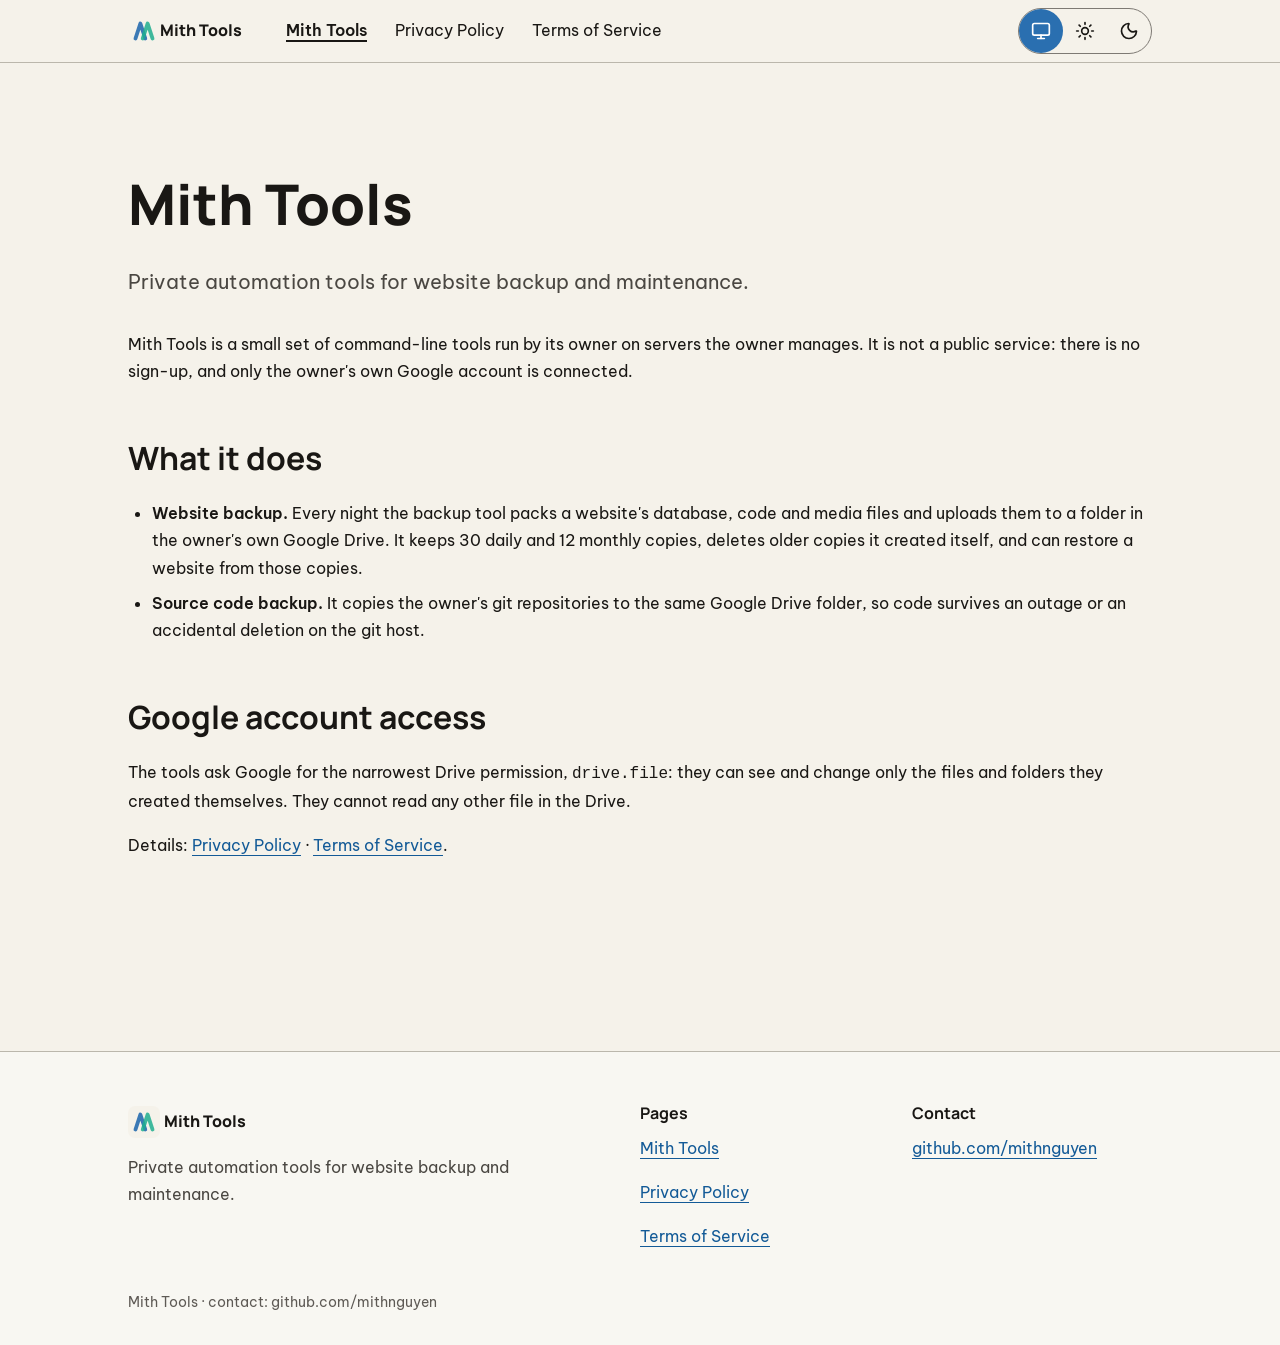
<file: index.html>
<!doctype html>
<html lang="en">
<head><meta charset="utf-8">
<meta name="viewport" content="width=device-width, initial-scale=1, viewport-fit=cover">
<title>Mith Tools</title>
<meta name="description" content="Mith Tools - private automation tools for website backup and maintenance.">
<meta name="color-scheme" content="light dark">
<meta name="mith-tokens" content="0.2.0">
<link rel="icon" type="image/svg+xml" href="assets/favicon.svg">
<link rel="icon" type="image/png" sizes="32x32" href="assets/favicon-32.png">
<link rel="apple-touch-icon" href="assets/apple-touch-icon-180.png">
<script>(()=>{var m="mith-theme",a="(prefers-color-scheme: dark)",c=["system","light","dark"],n=window,o=document.documentElement,e="system",s=(t,l)=>{try{return t()}catch{return l}},h=()=>e!=="system"?e:s(()=>n.matchMedia(a).matches,!1)?"dark":"light",d=()=>s(()=>{e==="system"?o.removeAttribute("data-theme"):o.setAttribute("data-theme",e),o.style.colorScheme=e==="system"?"light dark":e},void 0),r=()=>s(()=>n.dispatchEvent(new CustomEvent(m,{detail:{mode:e,theme:h()}})),!1),i=s(()=>n.localStorage.getItem(m),null);i!==null&&c.includes(i)&&(e=i);d();s(()=>n.matchMedia(a).addEventListener("change",()=>{e==="system"&&r()}),void 0);n.mithTheme={get:()=>e,set:t=>{typeof t!="string"||!c.includes(t)||(e=t,d(),s(()=>n.localStorage.setItem(m,t),void 0),r())}};})();</script>
<link rel="preload" as="font" type="font/woff2" href="fonts/be-vietnam-pro-latin-400-normal.woff2" crossorigin>
<link rel="preload" as="font" type="font/woff2" href="fonts/be-vietnam-pro-latin-600-normal.woff2" crossorigin>
<link rel="preload" as="font" type="font/woff2" href="fonts/manrope-latin-700-normal.woff2" crossorigin>
<link rel="preload" as="font" type="font/woff2" href="fonts/manrope-latin-800-normal.woff2" crossorigin>
<link rel="stylesheet" href="style.css">
<script defer src="site.js"></script></head>
<body>
<a class="wp-skip-link" href="#main">Skip to the content</a>
<svg xmlns="http://www.w3.org/2000/svg" aria-hidden="true" hidden="">
<symbol id="mi-menu" viewBox="0 0 24 24" fill="none" stroke="currentColor" stroke-width="2" stroke-linecap="round" stroke-linejoin="round"><path d="M4 5h16"/><path d="M4 12h16"/><path d="M4 19h16"/></symbol>
<symbol id="mi-monitor" viewBox="0 0 24 24" fill="none" stroke="currentColor" stroke-width="2" stroke-linecap="round" stroke-linejoin="round"><rect width="20" height="14" x="2" y="3" rx="2"/><line x1="8" x2="16" y1="21" y2="21"/><line x1="12" x2="12" y1="17" y2="21"/></symbol>
<symbol id="mi-moon" viewBox="0 0 24 24" fill="none" stroke="currentColor" stroke-width="2" stroke-linecap="round" stroke-linejoin="round"><path d="M20.985 12.486a9 9 0 1 1-9.473-9.472c.405-.022.617.46.402.803a6 6 0 0 0 8.268 8.268c.344-.215.825-.004.803.401"/></symbol>
<symbol id="mi-sun" viewBox="0 0 24 24" fill="none" stroke="currentColor" stroke-width="2" stroke-linecap="round" stroke-linejoin="round"><circle cx="12" cy="12" r="4"/><path d="M12 2v2"/><path d="M12 20v2"/><path d="m4.93 4.93 1.41 1.41"/><path d="m17.66 17.66 1.41 1.41"/><path d="M2 12h2"/><path d="M20 12h2"/><path d="m6.34 17.66-1.41 1.41"/><path d="m19.07 4.93-1.41 1.41"/></symbol>
</svg>
<link rel="preload" as="image" href="assets/mith-logo-light.svg"/><link rel="preload" as="image" href="assets/mith-logo-dark.svg"/><header class="wp-nav"><div class="wp-container wp-nav-bar"><a class="wp-brand" href="index.html"><img class="wp-logo wp-light-only" src="assets/mith-logo-light.svg" alt="" width="32" height="32" loading="eager"/><img class="wp-logo wp-dark-only" src="assets/mith-logo-dark.svg" alt="" width="32" height="32" loading="eager"/><span class="wp-brand-name">Mith Tools</span></a><nav class="wp-nav-main" aria-label="Main"><details class="wp-menu"><summary class="wp-menu-btn"><svg class="wp-icon" aria-hidden="true" focusable="false"><use href="#mi-menu"></use></svg><span class="wp-sr-only">Menu</span></summary><div class="wp-menu-panel"><ul class="wp-menu-list"><li><a class="wp-nav-link" href="index.html" aria-current="page">Mith Tools</a></li><li><a class="wp-nav-link" href="privacy.html">Privacy Policy</a></li><li><a class="wp-nav-link" href="terms.html">Terms of Service</a></li></ul><div class="wp-menu-theme"><div class="wp-theme" role="group" aria-label="Appearance"><button class="wp-theme-btn" type="button" data-mode="system" aria-pressed="false" aria-label="System"><svg class="wp-icon" aria-hidden="true" focusable="false"><use href="#mi-monitor"></use></svg></button><button class="wp-theme-btn" type="button" data-mode="light" aria-pressed="false" aria-label="Light"><svg class="wp-icon" aria-hidden="true" focusable="false"><use href="#mi-sun"></use></svg></button><button class="wp-theme-btn" type="button" data-mode="dark" aria-pressed="false" aria-label="Dark"><svg class="wp-icon" aria-hidden="true" focusable="false"><use href="#mi-moon"></use></svg></button></div></div></div></details><ul class="wp-nav-inline"><li><a class="wp-nav-link" href="index.html" aria-current="page">Mith Tools</a></li><li><a class="wp-nav-link" href="privacy.html">Privacy Policy</a></li><li><a class="wp-nav-link" href="terms.html">Terms of Service</a></li></ul></nav><div class="wp-nav-tools"><div class="wp-tools-theme"><div class="wp-theme" role="group" aria-label="Appearance"><button class="wp-theme-btn" type="button" data-mode="system" aria-pressed="false" aria-label="System"><svg class="wp-icon" aria-hidden="true" focusable="false"><use href="#mi-monitor"></use></svg></button><button class="wp-theme-btn" type="button" data-mode="light" aria-pressed="false" aria-label="Light"><svg class="wp-icon" aria-hidden="true" focusable="false"><use href="#mi-sun"></use></svg></button><button class="wp-theme-btn" type="button" data-mode="dark" aria-pressed="false" aria-label="Dark"><svg class="wp-icon" aria-hidden="true" focusable="false"><use href="#mi-moon"></use></svg></button></div></div></div></div></header><main class="wp-main" id="main" tabindex="-1" data-site-content=""><article class="wp-article"><div class="wp-container wp-article-inner wp-article-no-toc"><div class="wp-article-head"><h1 class="wp-hero-title">Mith Tools</h1><p class="wp-lead">Private automation tools for website backup and maintenance.</p></div><div class="wp-article-body"><div class="wp-article-section"><p>Mith Tools is a small set of command-line tools run by its owner on servers the owner manages. It is not a public service: there is no sign-up, and only the owner&#x27;s own Google account is connected.</p></div><section class="wp-article-section" id="what-it-does" aria-labelledby="what-it-does-title"><h2 class="wp-section-title" id="what-it-does-title">What it does</h2><ul class="wp-list"><li><strong>Website backup.</strong> Every night the backup tool packs a website&#x27;s database, code and media files and uploads them to a folder in the owner&#x27;s own Google Drive. It keeps 30 daily and 12 monthly copies, deletes older copies it created itself, and can restore a website from those copies.</li><li><strong>Source code backup.</strong> It copies the owner&#x27;s git repositories to the same Google Drive folder, so code survives an outage or an accidental deletion on the git host.</li></ul></section><section class="wp-article-section" id="google-account-access" aria-labelledby="google-account-access-title"><h2 class="wp-section-title" id="google-account-access-title">Google account access</h2><p>The tools ask Google for the narrowest Drive permission, <code>drive.file</code>: they can see and change only the files and folders they created themselves. They cannot read any other file in the Drive.</p><p>Details: <a href="privacy.html">Privacy Policy</a> · <a href="terms.html">Terms of Service</a>.</p></section></div></div></article></main><footer class="wp-footer"><div class="wp-container wp-footer-inner"><div class="wp-footer-brand"><a class="wp-brand" href="index.html"><img class="wp-logo wp-light-only" src="assets/mith-logo-light.svg" alt="" width="32" height="32" loading="lazy"/><img class="wp-logo wp-dark-only" src="assets/mith-logo-dark.svg" alt="" width="32" height="32" loading="lazy"/><span class="wp-brand-name">Mith Tools</span></a><p class="wp-footer-tagline">Private automation tools for website backup and maintenance.</p></div><div class="wp-footer-group"><h2 class="wp-footer-title">Pages</h2><ul class="wp-footer-list"><li><a class="wp-footer-link" href="index.html">Mith Tools</a></li><li><a class="wp-footer-link" href="privacy.html">Privacy Policy</a></li><li><a class="wp-footer-link" href="terms.html">Terms of Service</a></li></ul></div><div class="wp-footer-group"><h2 class="wp-footer-title">Contact</h2><ul class="wp-footer-list"><li><a class="wp-footer-link" href="https://github.com/mithnguyen">github.com/mithnguyen</a></li></ul></div><p class="wp-footer-note">Mith Tools · contact: github.com/mithnguyen</p></div></footer>
</body>
</html>
</file>
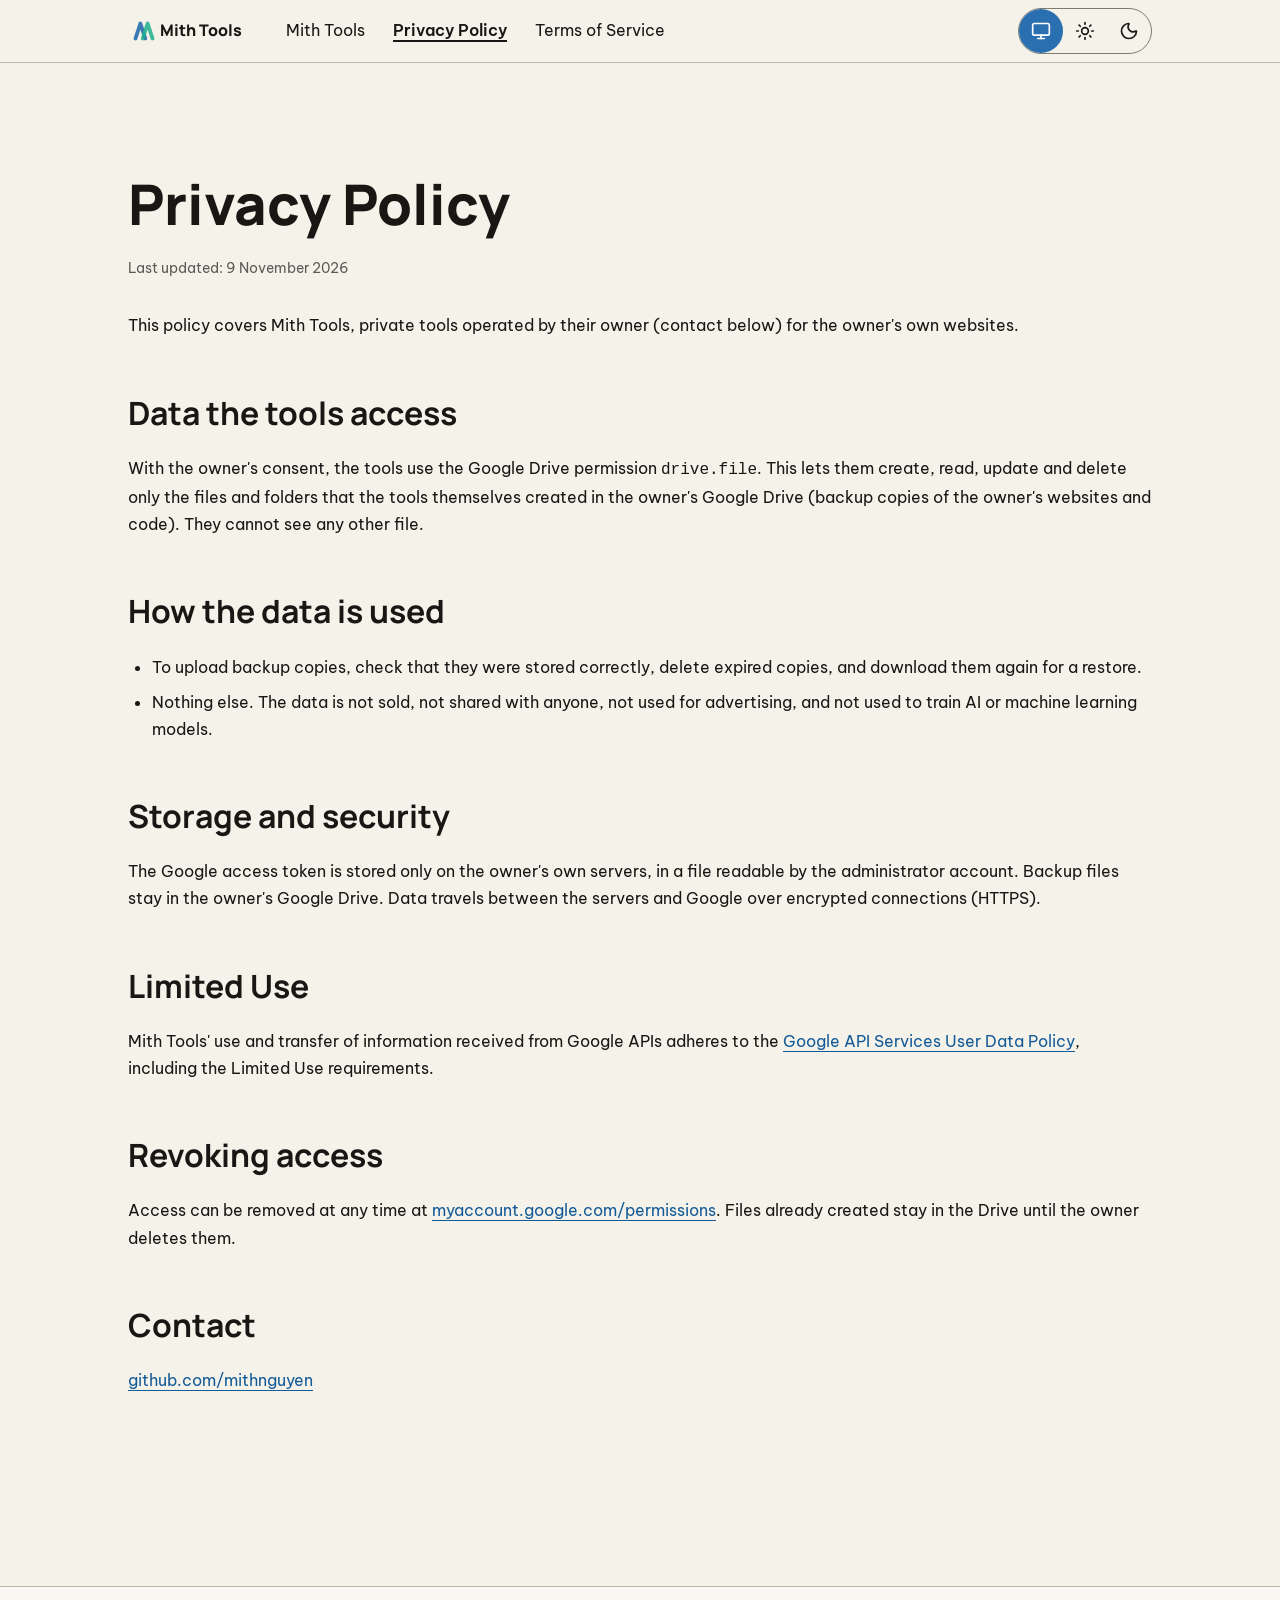
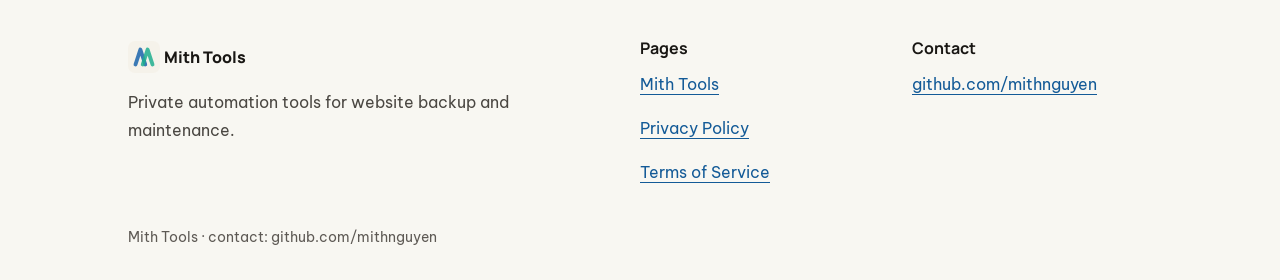
<file: privacy.html>
<!doctype html>
<html lang="en">
<head><meta charset="utf-8">
<meta name="viewport" content="width=device-width, initial-scale=1, viewport-fit=cover">
<title>Privacy Policy - Mith Tools</title>
<meta name="description" content="How Mith Tools handles Google user data.">
<meta name="color-scheme" content="light dark">
<meta name="mith-tokens" content="0.2.0">
<link rel="icon" type="image/svg+xml" href="assets/favicon.svg">
<link rel="icon" type="image/png" sizes="32x32" href="assets/favicon-32.png">
<link rel="apple-touch-icon" href="assets/apple-touch-icon-180.png">
<script>(()=>{var m="mith-theme",a="(prefers-color-scheme: dark)",c=["system","light","dark"],n=window,o=document.documentElement,e="system",s=(t,l)=>{try{return t()}catch{return l}},h=()=>e!=="system"?e:s(()=>n.matchMedia(a).matches,!1)?"dark":"light",d=()=>s(()=>{e==="system"?o.removeAttribute("data-theme"):o.setAttribute("data-theme",e),o.style.colorScheme=e==="system"?"light dark":e},void 0),r=()=>s(()=>n.dispatchEvent(new CustomEvent(m,{detail:{mode:e,theme:h()}})),!1),i=s(()=>n.localStorage.getItem(m),null);i!==null&&c.includes(i)&&(e=i);d();s(()=>n.matchMedia(a).addEventListener("change",()=>{e==="system"&&r()}),void 0);n.mithTheme={get:()=>e,set:t=>{typeof t!="string"||!c.includes(t)||(e=t,d(),s(()=>n.localStorage.setItem(m,t),void 0),r())}};})();</script>
<link rel="preload" as="font" type="font/woff2" href="fonts/be-vietnam-pro-latin-400-normal.woff2" crossorigin>
<link rel="preload" as="font" type="font/woff2" href="fonts/be-vietnam-pro-latin-600-normal.woff2" crossorigin>
<link rel="preload" as="font" type="font/woff2" href="fonts/manrope-latin-700-normal.woff2" crossorigin>
<link rel="preload" as="font" type="font/woff2" href="fonts/manrope-latin-800-normal.woff2" crossorigin>
<link rel="stylesheet" href="style.css">
<script defer src="site.js"></script></head>
<body>
<a class="wp-skip-link" href="#main">Skip to the content</a>
<svg xmlns="http://www.w3.org/2000/svg" aria-hidden="true" hidden="">
<symbol id="mi-menu" viewBox="0 0 24 24" fill="none" stroke="currentColor" stroke-width="2" stroke-linecap="round" stroke-linejoin="round"><path d="M4 5h16"/><path d="M4 12h16"/><path d="M4 19h16"/></symbol>
<symbol id="mi-monitor" viewBox="0 0 24 24" fill="none" stroke="currentColor" stroke-width="2" stroke-linecap="round" stroke-linejoin="round"><rect width="20" height="14" x="2" y="3" rx="2"/><line x1="8" x2="16" y1="21" y2="21"/><line x1="12" x2="12" y1="17" y2="21"/></symbol>
<symbol id="mi-moon" viewBox="0 0 24 24" fill="none" stroke="currentColor" stroke-width="2" stroke-linecap="round" stroke-linejoin="round"><path d="M20.985 12.486a9 9 0 1 1-9.473-9.472c.405-.022.617.46.402.803a6 6 0 0 0 8.268 8.268c.344-.215.825-.004.803.401"/></symbol>
<symbol id="mi-sun" viewBox="0 0 24 24" fill="none" stroke="currentColor" stroke-width="2" stroke-linecap="round" stroke-linejoin="round"><circle cx="12" cy="12" r="4"/><path d="M12 2v2"/><path d="M12 20v2"/><path d="m4.93 4.93 1.41 1.41"/><path d="m17.66 17.66 1.41 1.41"/><path d="M2 12h2"/><path d="M20 12h2"/><path d="m6.34 17.66-1.41 1.41"/><path d="m19.07 4.93-1.41 1.41"/></symbol>
</svg>
<link rel="preload" as="image" href="assets/mith-logo-light.svg"/><link rel="preload" as="image" href="assets/mith-logo-dark.svg"/><header class="wp-nav"><div class="wp-container wp-nav-bar"><a class="wp-brand" href="index.html"><img class="wp-logo wp-light-only" src="assets/mith-logo-light.svg" alt="" width="32" height="32" loading="eager"/><img class="wp-logo wp-dark-only" src="assets/mith-logo-dark.svg" alt="" width="32" height="32" loading="eager"/><span class="wp-brand-name">Mith Tools</span></a><nav class="wp-nav-main" aria-label="Main"><details class="wp-menu"><summary class="wp-menu-btn"><svg class="wp-icon" aria-hidden="true" focusable="false"><use href="#mi-menu"></use></svg><span class="wp-sr-only">Menu</span></summary><div class="wp-menu-panel"><ul class="wp-menu-list"><li><a class="wp-nav-link" href="index.html">Mith Tools</a></li><li><a class="wp-nav-link" href="privacy.html" aria-current="page">Privacy Policy</a></li><li><a class="wp-nav-link" href="terms.html">Terms of Service</a></li></ul><div class="wp-menu-theme"><div class="wp-theme" role="group" aria-label="Appearance"><button class="wp-theme-btn" type="button" data-mode="system" aria-pressed="false" aria-label="System"><svg class="wp-icon" aria-hidden="true" focusable="false"><use href="#mi-monitor"></use></svg></button><button class="wp-theme-btn" type="button" data-mode="light" aria-pressed="false" aria-label="Light"><svg class="wp-icon" aria-hidden="true" focusable="false"><use href="#mi-sun"></use></svg></button><button class="wp-theme-btn" type="button" data-mode="dark" aria-pressed="false" aria-label="Dark"><svg class="wp-icon" aria-hidden="true" focusable="false"><use href="#mi-moon"></use></svg></button></div></div></div></details><ul class="wp-nav-inline"><li><a class="wp-nav-link" href="index.html">Mith Tools</a></li><li><a class="wp-nav-link" href="privacy.html" aria-current="page">Privacy Policy</a></li><li><a class="wp-nav-link" href="terms.html">Terms of Service</a></li></ul></nav><div class="wp-nav-tools"><div class="wp-tools-theme"><div class="wp-theme" role="group" aria-label="Appearance"><button class="wp-theme-btn" type="button" data-mode="system" aria-pressed="false" aria-label="System"><svg class="wp-icon" aria-hidden="true" focusable="false"><use href="#mi-monitor"></use></svg></button><button class="wp-theme-btn" type="button" data-mode="light" aria-pressed="false" aria-label="Light"><svg class="wp-icon" aria-hidden="true" focusable="false"><use href="#mi-sun"></use></svg></button><button class="wp-theme-btn" type="button" data-mode="dark" aria-pressed="false" aria-label="Dark"><svg class="wp-icon" aria-hidden="true" focusable="false"><use href="#mi-moon"></use></svg></button></div></div></div></div></header><main class="wp-main" id="main" tabindex="-1" data-site-content=""><article class="wp-article"><div class="wp-container wp-article-inner wp-article-no-toc"><div class="wp-article-head"><h1 class="wp-hero-title">Privacy Policy</h1><p class="wp-meta">Last updated: 9 November 2026</p></div><div class="wp-article-body"><div class="wp-article-section"><p>This policy covers Mith Tools, private tools operated by their owner (contact below) for the owner&#x27;s own websites.</p></div><section class="wp-article-section" id="data-the-tools-access" aria-labelledby="data-the-tools-access-title"><h2 class="wp-section-title" id="data-the-tools-access-title">Data the tools access</h2><p>With the owner&#x27;s consent, the tools use the Google Drive permission <code>drive.file</code>. This lets them create, read, update and delete only the files and folders that the tools themselves created in the owner&#x27;s Google Drive (backup copies of the owner&#x27;s websites and code). They cannot see any other file.</p></section><section class="wp-article-section" id="how-the-data-is-used" aria-labelledby="how-the-data-is-used-title"><h2 class="wp-section-title" id="how-the-data-is-used-title">How the data is used</h2><ul class="wp-list"><li>To upload backup copies, check that they were stored correctly, delete expired copies, and download them again for a restore.</li><li>Nothing else. The data is not sold, not shared with anyone, not used for advertising, and not used to train AI or machine learning models.</li></ul></section><section class="wp-article-section" id="storage-and-security" aria-labelledby="storage-and-security-title"><h2 class="wp-section-title" id="storage-and-security-title">Storage and security</h2><p>The Google access token is stored only on the owner&#x27;s own servers, in a file readable by the administrator account. Backup files stay in the owner&#x27;s Google Drive. Data travels between the servers and Google over encrypted connections (HTTPS).</p></section><section class="wp-article-section" id="limited-use" aria-labelledby="limited-use-title"><h2 class="wp-section-title" id="limited-use-title">Limited Use</h2><p>Mith Tools&#x27; use and transfer of information received from Google APIs adheres to the <a href="https://developers.google.com/terms/api-services-user-data-policy">Google API Services User Data Policy</a>, including the Limited Use requirements.</p></section><section class="wp-article-section" id="revoking-access" aria-labelledby="revoking-access-title"><h2 class="wp-section-title" id="revoking-access-title">Revoking access</h2><p>Access can be removed at any time at <a href="https://myaccount.google.com/permissions">myaccount.google.com/permissions</a>. Files already created stay in the Drive until the owner deletes them.</p></section><section class="wp-article-section" id="contact" aria-labelledby="contact-title"><h2 class="wp-section-title" id="contact-title">Contact</h2><p><a href="https://github.com/mithnguyen">github.com/mithnguyen</a></p></section></div></div></article></main><footer class="wp-footer"><div class="wp-container wp-footer-inner"><div class="wp-footer-brand"><a class="wp-brand" href="index.html"><img class="wp-logo wp-light-only" src="assets/mith-logo-light.svg" alt="" width="32" height="32" loading="lazy"/><img class="wp-logo wp-dark-only" src="assets/mith-logo-dark.svg" alt="" width="32" height="32" loading="lazy"/><span class="wp-brand-name">Mith Tools</span></a><p class="wp-footer-tagline">Private automation tools for website backup and maintenance.</p></div><div class="wp-footer-group"><h2 class="wp-footer-title">Pages</h2><ul class="wp-footer-list"><li><a class="wp-footer-link" href="index.html">Mith Tools</a></li><li><a class="wp-footer-link" href="privacy.html">Privacy Policy</a></li><li><a class="wp-footer-link" href="terms.html">Terms of Service</a></li></ul></div><div class="wp-footer-group"><h2 class="wp-footer-title">Contact</h2><ul class="wp-footer-list"><li><a class="wp-footer-link" href="https://github.com/mithnguyen">github.com/mithnguyen</a></li></ul></div><p class="wp-footer-note">Mith Tools · contact: github.com/mithnguyen</p></div></footer>
</body>
</html>
</file>
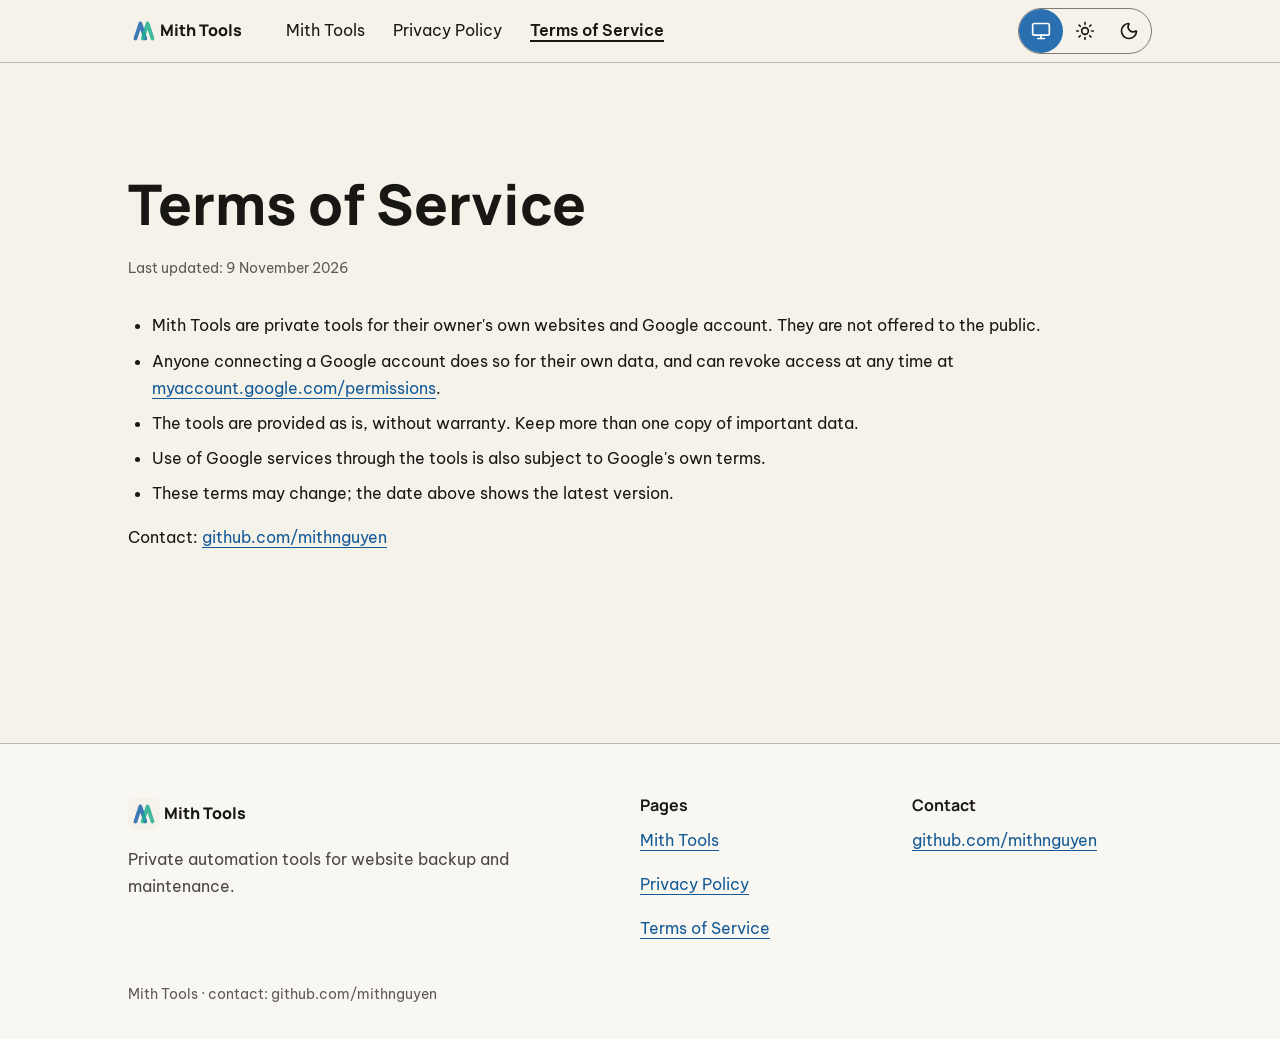
<file: terms.html>
<!doctype html>
<html lang="en">
<head><meta charset="utf-8">
<meta name="viewport" content="width=device-width, initial-scale=1, viewport-fit=cover">
<title>Terms of Service - Mith Tools</title>
<meta name="description" content="Terms of use for Mith Tools.">
<meta name="color-scheme" content="light dark">
<meta name="mith-tokens" content="0.2.0">
<link rel="icon" type="image/svg+xml" href="assets/favicon.svg">
<link rel="icon" type="image/png" sizes="32x32" href="assets/favicon-32.png">
<link rel="apple-touch-icon" href="assets/apple-touch-icon-180.png">
<script>(()=>{var m="mith-theme",a="(prefers-color-scheme: dark)",c=["system","light","dark"],n=window,o=document.documentElement,e="system",s=(t,l)=>{try{return t()}catch{return l}},h=()=>e!=="system"?e:s(()=>n.matchMedia(a).matches,!1)?"dark":"light",d=()=>s(()=>{e==="system"?o.removeAttribute("data-theme"):o.setAttribute("data-theme",e),o.style.colorScheme=e==="system"?"light dark":e},void 0),r=()=>s(()=>n.dispatchEvent(new CustomEvent(m,{detail:{mode:e,theme:h()}})),!1),i=s(()=>n.localStorage.getItem(m),null);i!==null&&c.includes(i)&&(e=i);d();s(()=>n.matchMedia(a).addEventListener("change",()=>{e==="system"&&r()}),void 0);n.mithTheme={get:()=>e,set:t=>{typeof t!="string"||!c.includes(t)||(e=t,d(),s(()=>n.localStorage.setItem(m,t),void 0),r())}};})();</script>
<link rel="preload" as="font" type="font/woff2" href="fonts/be-vietnam-pro-latin-400-normal.woff2" crossorigin>
<link rel="preload" as="font" type="font/woff2" href="fonts/be-vietnam-pro-latin-600-normal.woff2" crossorigin>
<link rel="preload" as="font" type="font/woff2" href="fonts/manrope-latin-700-normal.woff2" crossorigin>
<link rel="preload" as="font" type="font/woff2" href="fonts/manrope-latin-800-normal.woff2" crossorigin>
<link rel="stylesheet" href="style.css">
<script defer src="site.js"></script></head>
<body>
<a class="wp-skip-link" href="#main">Skip to the content</a>
<svg xmlns="http://www.w3.org/2000/svg" aria-hidden="true" hidden="">
<symbol id="mi-menu" viewBox="0 0 24 24" fill="none" stroke="currentColor" stroke-width="2" stroke-linecap="round" stroke-linejoin="round"><path d="M4 5h16"/><path d="M4 12h16"/><path d="M4 19h16"/></symbol>
<symbol id="mi-monitor" viewBox="0 0 24 24" fill="none" stroke="currentColor" stroke-width="2" stroke-linecap="round" stroke-linejoin="round"><rect width="20" height="14" x="2" y="3" rx="2"/><line x1="8" x2="16" y1="21" y2="21"/><line x1="12" x2="12" y1="17" y2="21"/></symbol>
<symbol id="mi-moon" viewBox="0 0 24 24" fill="none" stroke="currentColor" stroke-width="2" stroke-linecap="round" stroke-linejoin="round"><path d="M20.985 12.486a9 9 0 1 1-9.473-9.472c.405-.022.617.46.402.803a6 6 0 0 0 8.268 8.268c.344-.215.825-.004.803.401"/></symbol>
<symbol id="mi-sun" viewBox="0 0 24 24" fill="none" stroke="currentColor" stroke-width="2" stroke-linecap="round" stroke-linejoin="round"><circle cx="12" cy="12" r="4"/><path d="M12 2v2"/><path d="M12 20v2"/><path d="m4.93 4.93 1.41 1.41"/><path d="m17.66 17.66 1.41 1.41"/><path d="M2 12h2"/><path d="M20 12h2"/><path d="m6.34 17.66-1.41 1.41"/><path d="m19.07 4.93-1.41 1.41"/></symbol>
</svg>
<link rel="preload" as="image" href="assets/mith-logo-light.svg"/><link rel="preload" as="image" href="assets/mith-logo-dark.svg"/><header class="wp-nav"><div class="wp-container wp-nav-bar"><a class="wp-brand" href="index.html"><img class="wp-logo wp-light-only" src="assets/mith-logo-light.svg" alt="" width="32" height="32" loading="eager"/><img class="wp-logo wp-dark-only" src="assets/mith-logo-dark.svg" alt="" width="32" height="32" loading="eager"/><span class="wp-brand-name">Mith Tools</span></a><nav class="wp-nav-main" aria-label="Main"><details class="wp-menu"><summary class="wp-menu-btn"><svg class="wp-icon" aria-hidden="true" focusable="false"><use href="#mi-menu"></use></svg><span class="wp-sr-only">Menu</span></summary><div class="wp-menu-panel"><ul class="wp-menu-list"><li><a class="wp-nav-link" href="index.html">Mith Tools</a></li><li><a class="wp-nav-link" href="privacy.html">Privacy Policy</a></li><li><a class="wp-nav-link" href="terms.html" aria-current="page">Terms of Service</a></li></ul><div class="wp-menu-theme"><div class="wp-theme" role="group" aria-label="Appearance"><button class="wp-theme-btn" type="button" data-mode="system" aria-pressed="false" aria-label="System"><svg class="wp-icon" aria-hidden="true" focusable="false"><use href="#mi-monitor"></use></svg></button><button class="wp-theme-btn" type="button" data-mode="light" aria-pressed="false" aria-label="Light"><svg class="wp-icon" aria-hidden="true" focusable="false"><use href="#mi-sun"></use></svg></button><button class="wp-theme-btn" type="button" data-mode="dark" aria-pressed="false" aria-label="Dark"><svg class="wp-icon" aria-hidden="true" focusable="false"><use href="#mi-moon"></use></svg></button></div></div></div></details><ul class="wp-nav-inline"><li><a class="wp-nav-link" href="index.html">Mith Tools</a></li><li><a class="wp-nav-link" href="privacy.html">Privacy Policy</a></li><li><a class="wp-nav-link" href="terms.html" aria-current="page">Terms of Service</a></li></ul></nav><div class="wp-nav-tools"><div class="wp-tools-theme"><div class="wp-theme" role="group" aria-label="Appearance"><button class="wp-theme-btn" type="button" data-mode="system" aria-pressed="false" aria-label="System"><svg class="wp-icon" aria-hidden="true" focusable="false"><use href="#mi-monitor"></use></svg></button><button class="wp-theme-btn" type="button" data-mode="light" aria-pressed="false" aria-label="Light"><svg class="wp-icon" aria-hidden="true" focusable="false"><use href="#mi-sun"></use></svg></button><button class="wp-theme-btn" type="button" data-mode="dark" aria-pressed="false" aria-label="Dark"><svg class="wp-icon" aria-hidden="true" focusable="false"><use href="#mi-moon"></use></svg></button></div></div></div></div></header><main class="wp-main" id="main" tabindex="-1" data-site-content=""><article class="wp-article"><div class="wp-container wp-article-inner wp-article-no-toc"><div class="wp-article-head"><h1 class="wp-hero-title">Terms of Service</h1><p class="wp-meta">Last updated: 9 November 2026</p></div><div class="wp-article-body"><div class="wp-article-section"><ul class="wp-list"><li>Mith Tools are private tools for their owner&#x27;s own websites and Google account. They are not offered to the public.</li><li>Anyone connecting a Google account does so for their own data, and can revoke access at any time at <a href="https://myaccount.google.com/permissions">myaccount.google.com/permissions</a>.</li><li>The tools are provided as is, without warranty. Keep more than one copy of important data.</li><li>Use of Google services through the tools is also subject to Google&#x27;s own terms.</li><li>These terms may change; the date above shows the latest version.</li></ul><p>Contact: <a href="https://github.com/mithnguyen">github.com/mithnguyen</a></p></div></div></div></article></main><footer class="wp-footer"><div class="wp-container wp-footer-inner"><div class="wp-footer-brand"><a class="wp-brand" href="index.html"><img class="wp-logo wp-light-only" src="assets/mith-logo-light.svg" alt="" width="32" height="32" loading="lazy"/><img class="wp-logo wp-dark-only" src="assets/mith-logo-dark.svg" alt="" width="32" height="32" loading="lazy"/><span class="wp-brand-name">Mith Tools</span></a><p class="wp-footer-tagline">Private automation tools for website backup and maintenance.</p></div><div class="wp-footer-group"><h2 class="wp-footer-title">Pages</h2><ul class="wp-footer-list"><li><a class="wp-footer-link" href="index.html">Mith Tools</a></li><li><a class="wp-footer-link" href="privacy.html">Privacy Policy</a></li><li><a class="wp-footer-link" href="terms.html">Terms of Service</a></li></ul></div><div class="wp-footer-group"><h2 class="wp-footer-title">Contact</h2><ul class="wp-footer-list"><li><a class="wp-footer-link" href="https://github.com/mithnguyen">github.com/mithnguyen</a></li></ul></div><p class="wp-footer-note">Mith Tools · contact: github.com/mithnguyen</p></div></footer>
</body>
</html>
</file>
<file: style.css>
/* @mith/tokens 0.2.0 */
/* Generated by tools/build/build-site.ts from the Mith tokens, the website patterns and apps/site. Do not edit. */

@font-face {
  font-family: "Manrope";
  font-style: normal;
  font-display: swap;
  font-weight: 500;
  src: url("./fonts/manrope-latin-500-normal.woff2") format("woff2");
  unicode-range: U+0000-00FF,U+0131,U+0152-0153,U+02BB-02BC,U+02C6,U+02DA,U+02DC,U+0304,U+0308,U+0329,U+2000-206F,U+20AC,U+2122,U+2191,U+2193,U+2212,U+2215,U+FEFF,U+FFFD;
}

@font-face {
  font-family: "Manrope";
  font-style: normal;
  font-display: swap;
  font-weight: 700;
  src: url("./fonts/manrope-latin-700-normal.woff2") format("woff2");
  unicode-range: U+0000-00FF,U+0131,U+0152-0153,U+02BB-02BC,U+02C6,U+02DA,U+02DC,U+0304,U+0308,U+0329,U+2000-206F,U+20AC,U+2122,U+2191,U+2193,U+2212,U+2215,U+FEFF,U+FFFD;
}

@font-face {
  font-family: "Manrope";
  font-style: normal;
  font-display: swap;
  font-weight: 800;
  src: url("./fonts/manrope-latin-800-normal.woff2") format("woff2");
  unicode-range: U+0000-00FF,U+0131,U+0152-0153,U+02BB-02BC,U+02C6,U+02DA,U+02DC,U+0304,U+0308,U+0329,U+2000-206F,U+20AC,U+2122,U+2191,U+2193,U+2212,U+2215,U+FEFF,U+FFFD;
}

@font-face {
  font-family: "Manrope Fallback";
  font-style: normal;
  font-weight: 500;
  src: local("Segoe UI");
  size-adjust: 105.45%;
  ascent-override: 101.09%;
  descent-override: 28.45%;
  line-gap-override: 0%;
}

@font-face {
  font-family: "Manrope Fallback";
  font-style: normal;
  font-weight: 700;
  src: local("Segoe UI Bold");
  size-adjust: 102.1%;
  ascent-override: 104.41%;
  descent-override: 29.38%;
  line-gap-override: 0%;
}

@font-face {
  font-family: "Manrope Fallback";
  font-style: normal;
  font-weight: 800;
  src: local("Segoe UI Bold");
  size-adjust: 103.81%;
  ascent-override: 102.69%;
  descent-override: 28.9%;
  line-gap-override: 0%;
}

@font-face {
  font-family: "Be Vietnam Pro";
  font-style: normal;
  font-display: swap;
  font-weight: 400;
  src: url("./fonts/be-vietnam-pro-latin-400-normal.woff2") format("woff2");
  unicode-range: U+0000-00FF,U+0131,U+0152-0153,U+02BB-02BC,U+02C6,U+02DA,U+02DC,U+0304,U+0308,U+0329,U+2000-206F,U+20AC,U+2122,U+2191,U+2193,U+2212,U+2215,U+FEFF,U+FFFD;
}

@font-face {
  font-family: "Be Vietnam Pro";
  font-style: normal;
  font-display: swap;
  font-weight: 500;
  src: url("./fonts/be-vietnam-pro-latin-500-normal.woff2") format("woff2");
  unicode-range: U+0000-00FF,U+0131,U+0152-0153,U+02BB-02BC,U+02C6,U+02DA,U+02DC,U+0304,U+0308,U+0329,U+2000-206F,U+20AC,U+2122,U+2191,U+2193,U+2212,U+2215,U+FEFF,U+FFFD;
}

@font-face {
  font-family: "Be Vietnam Pro";
  font-style: normal;
  font-display: swap;
  font-weight: 600;
  src: url("./fonts/be-vietnam-pro-latin-600-normal.woff2") format("woff2");
  unicode-range: U+0000-00FF,U+0131,U+0152-0153,U+02BB-02BC,U+02C6,U+02DA,U+02DC,U+0304,U+0308,U+0329,U+2000-206F,U+20AC,U+2122,U+2191,U+2193,U+2212,U+2215,U+FEFF,U+FFFD;
}

@font-face {
  font-family: "Be Vietnam Pro Fallback";
  font-style: normal;
  font-weight: 400;
  src: local("Segoe UI");
  size-adjust: 110.33%;
  ascent-override: 90.64%;
  descent-override: 24.02%;
  line-gap-override: 0%;
}

@font-face {
  font-family: "Be Vietnam Pro Fallback";
  font-style: normal;
  font-weight: 500;
  src: local("Segoe UI");
  size-adjust: 111.61%;
  ascent-override: 89.6%;
  descent-override: 23.74%;
  line-gap-override: 0%;
}

@font-face {
  font-family: "Be Vietnam Pro Fallback";
  font-style: normal;
  font-weight: 600;
  src: local("Segoe UI Semibold");
  size-adjust: 109.52%;
  ascent-override: 91.31%;
  descent-override: 24.2%;
  line-gap-override: 0%;
}

@font-face {
  font-family: "JetBrains Mono";
  font-style: normal;
  font-display: swap;
  font-weight: 400;
  src: url("./fonts/jetbrains-mono-latin-400-normal.woff2") format("woff2");
  unicode-range: U+0000-00FF,U+0131,U+0152-0153,U+02BB-02BC,U+02C6,U+02DA,U+02DC,U+0304,U+0308,U+0329,U+2000-206F,U+20AC,U+2122,U+2191,U+2193,U+2212,U+2215,U+FEFF,U+FFFD;
}

@font-face {
  font-family: "JetBrains Mono";
  font-style: normal;
  font-display: swap;
  font-weight: 500;
  src: url("./fonts/jetbrains-mono-latin-500-normal.woff2") format("woff2");
  unicode-range: U+0000-00FF,U+0131,U+0152-0153,U+02BB-02BC,U+02C6,U+02DA,U+02DC,U+0304,U+0308,U+0329,U+2000-206F,U+20AC,U+2122,U+2191,U+2193,U+2212,U+2215,U+FEFF,U+FFFD;
}

@font-face {
  font-family: "JetBrains Mono Fallback";
  font-style: normal;
  font-weight: 400;
  src: local("Consolas");
  size-adjust: 109.13%;
  ascent-override: 93.47%;
  descent-override: 27.49%;
  line-gap-override: 0%;
}

@font-face {
  font-family: "JetBrains Mono Fallback";
  font-style: normal;
  font-weight: 500;
  src: local("Consolas");
  size-adjust: 109.13%;
  ascent-override: 93.47%;
  descent-override: 27.49%;
  line-gap-override: 0%;
}

:root {
  color-scheme: light;
  --mith-color-blue-50: #eff7fe;
  --mith-color-blue-100: #dfedfc;
  --mith-color-blue-200: #c3defb;
  --mith-color-blue-300: #96c2f0;
  --mith-color-blue-400: #4f9be0;
  --mith-color-blue-500: #468acd;
  --mith-color-blue-600: #2a6fb0;
  --mith-color-blue-700: #135a97;
  --mith-color-blue-800: #044173;
  --mith-color-blue-900: #002241;
  --mith-color-jade-400: #34d1a6;
  --mith-color-jade-600: #1fae8e;
  --mith-color-navy-900: #13203a;
  --mith-color-paper-0: #ffffff;
  --mith-color-paper-25: #fbfaf7;
  --mith-color-paper-50: #f8f7f2;
  --mith-color-paper-100: #f5f2ea;
  --mith-color-paper-200: #ebe8de;
  --mith-color-paper-300: #dedad0;
  --mith-color-paper-400: #cecabf;
  --mith-color-paper-500: #bbb7ac;
  --mith-color-charcoal-50: #f1eee9;
  --mith-color-charcoal-100: #d1cdc7;
  --mith-color-charcoal-200: #b5b0aa;
  --mith-color-charcoal-300: #7e7a74;
  --mith-color-charcoal-400: #5e5a55;
  --mith-color-charcoal-500: #4a4742;
  --mith-color-charcoal-600: #24211d;
  --mith-color-charcoal-700: #211f1b;
  --mith-color-charcoal-800: #1e1c19;
  --mith-color-charcoal-900: #191714;
  --mith-color-success-50: #f2f8ee;
  --mith-color-success-100: #e5f0db;
  --mith-color-success-200: #cee3bc;
  --mith-color-success-300: #aaca8a;
  --mith-color-success-400: #90bb61;
  --mith-color-success-500: #69962d;
  --mith-color-success-600: #527e03;
  --mith-color-success-700: #406503;
  --mith-color-success-800: #2e4901;
  --mith-color-success-900: #1e3200;
  --mith-color-warning-50: #fcf4ec;
  --mith-color-warning-100: #f8e8d8;
  --mith-color-warning-200: #f2d5b5;
  --mith-color-warning-300: #e2b480;
  --mith-color-warning-400: #db9d50;
  --mith-color-warning-500: #b87505;
  --mith-color-warning-600: #996103;
  --mith-color-warning-700: #7a4c02;
  --mith-color-warning-800: #5a3701;
  --mith-color-warning-900: #3f2501;
  --mith-color-danger-50: #fff3f1;
  --mith-color-danger-100: #ffe4e0;
  --mith-color-danger-200: #fecdc7;
  --mith-color-danger-300: #ffa196;
  --mith-color-danger-400: #ff7f73;
  --mith-color-danger-500: #de4e46;
  --mith-color-danger-600: #c52c2a;
  --mith-color-danger-700: #a31518;
  --mith-color-danger-800: #7c030a;
  --mith-color-danger-900: #570306;
  --mith-color-info-50: #edf8f9;
  --mith-color-info-100: #daf0f1;
  --mith-color-info-200: #b8e4e7;
  --mith-color-info-300: #82cdd1;
  --mith-color-info-400: #4cbec4;
  --mith-color-info-500: #0a999f;
  --mith-color-info-600: #0a7e83;
  --mith-color-info-700: #076569;
  --mith-color-info-800: #03494d;
  --mith-color-info-900: #023235;
  --mith-color-app-palette-amber-light: #c07b00;
  --mith-color-app-palette-amber-dark: #d49b26;
  --mith-color-app-palette-violet-light: #6f55d4;
  --mith-color-app-palette-violet-dark: #9a85ee;
  --mith-color-app-palette-coral-light: #de5a43;
  --mith-color-app-palette-coral-dark: #f08a73;
  --mith-color-app-palette-rose-light: #c9437a;
  --mith-color-app-palette-rose-dark: #ec79a8;
  --mith-color-app-palette-lime-light: #386800;
  --mith-color-app-palette-lime-dark: #a9e76d;
  --mith-color-app-palette-plum-light: #82007a;
  --mith-color-app-palette-plum-dark: #edbfff;
  --mith-focus-ring-width: 2px;
  --mith-focus-ring-offset: 2px;
  --mith-font-family-display: Manrope, "Manrope Fallback", "Segoe UI", system-ui, sans-serif;
  --mith-font-family-body: "Be Vietnam Pro", "Be Vietnam Pro Fallback", "Segoe UI", system-ui, sans-serif;
  --mith-font-family-mono: "JetBrains Mono", "JetBrains Mono Fallback", ui-monospace, "Cascadia Mono", Consolas, monospace;
  --mith-font-weight-display-medium: 500;
  --mith-font-weight-display-bold: 700;
  --mith-font-weight-display-extrabold: 800;
  --mith-font-weight-body-regular: 400;
  --mith-font-weight-body-medium: 500;
  --mith-font-weight-body-semibold: 600;
  --mith-font-weight-mono-regular: 400;
  --mith-font-weight-mono-medium: 500;
  --mith-font-numeric-tabular: tabular-nums;
  --mith-typography-clip-padding: 0.25em;
  --mith-typography-clamp-line-height: 2;
  --mith-typography-web-hero-family: Manrope, "Manrope Fallback", "Segoe UI", system-ui, sans-serif;
  --mith-typography-web-hero-size: 3.5rem;
  --mith-typography-web-hero-line-height: 1.6;
  --mith-typography-web-hero-weight: 800;
  --mith-typography-web-hero-letter-spacing: 0em;
  --mith-typography-web-h1-family: Manrope, "Manrope Fallback", "Segoe UI", system-ui, sans-serif;
  --mith-typography-web-h1-size: 2.5rem;
  --mith-typography-web-h1-line-height: 1.6;
  --mith-typography-web-h1-weight: 800;
  --mith-typography-web-h1-letter-spacing: 0em;
  --mith-typography-web-h2-family: Manrope, "Manrope Fallback", "Segoe UI", system-ui, sans-serif;
  --mith-typography-web-h2-size: 2rem;
  --mith-typography-web-h2-line-height: 1.6;
  --mith-typography-web-h2-weight: 700;
  --mith-typography-web-h2-letter-spacing: 0em;
  --mith-typography-web-h3-family: Manrope, "Manrope Fallback", "Segoe UI", system-ui, sans-serif;
  --mith-typography-web-h3-size: 1.5rem;
  --mith-typography-web-h3-line-height: 1.6;
  --mith-typography-web-h3-weight: 700;
  --mith-typography-web-h3-letter-spacing: 0em;
  --mith-typography-web-h4-family: Manrope, "Manrope Fallback", "Segoe UI", system-ui, sans-serif;
  --mith-typography-web-h4-size: 1.25rem;
  --mith-typography-web-h4-line-height: 1.6;
  --mith-typography-web-h4-weight: 700;
  --mith-typography-web-h4-letter-spacing: 0em;
  --mith-typography-web-lead-family: "Be Vietnam Pro", "Be Vietnam Pro Fallback", "Segoe UI", system-ui, sans-serif;
  --mith-typography-web-lead-size: 1.25rem;
  --mith-typography-web-lead-line-height: 1.7;
  --mith-typography-web-lead-weight: 400;
  --mith-typography-web-lead-letter-spacing: 0em;
  --mith-typography-web-body-family: "Be Vietnam Pro", "Be Vietnam Pro Fallback", "Segoe UI", system-ui, sans-serif;
  --mith-typography-web-body-size: 1rem;
  --mith-typography-web-body-line-height: 1.7;
  --mith-typography-web-body-weight: 400;
  --mith-typography-web-body-letter-spacing: 0em;
  --mith-typography-web-small-family: "Be Vietnam Pro", "Be Vietnam Pro Fallback", "Segoe UI", system-ui, sans-serif;
  --mith-typography-web-small-size: 0.875rem;
  --mith-typography-web-small-line-height: 1.7;
  --mith-typography-web-small-weight: 400;
  --mith-typography-web-small-letter-spacing: 0em;
  --mith-typography-web-caption-family: "Be Vietnam Pro", "Be Vietnam Pro Fallback", "Segoe UI", system-ui, sans-serif;
  --mith-typography-web-caption-size: 0.75rem;
  --mith-typography-web-caption-line-height: 1.8;
  --mith-typography-web-caption-weight: 500;
  --mith-typography-web-caption-letter-spacing: 0.01em;
  --mith-typography-web-code-family: "JetBrains Mono", "JetBrains Mono Fallback", ui-monospace, "Cascadia Mono", Consolas, monospace;
  --mith-typography-web-code-size: 1rem;
  --mith-typography-web-code-line-height: 1.6;
  --mith-typography-web-code-weight: 400;
  --mith-typography-web-code-letter-spacing: 0em;
  --mith-typography-app-title-family: Manrope, "Manrope Fallback", "Segoe UI", system-ui, sans-serif;
  --mith-typography-app-title-size: 1.5rem;
  --mith-typography-app-title-line-height: 1.6;
  --mith-typography-app-title-weight: 700;
  --mith-typography-app-title-letter-spacing: 0em;
  --mith-typography-app-heading-family: Manrope, "Manrope Fallback", "Segoe UI", system-ui, sans-serif;
  --mith-typography-app-heading-size: 1.25rem;
  --mith-typography-app-heading-line-height: 1.6;
  --mith-typography-app-heading-weight: 700;
  --mith-typography-app-heading-letter-spacing: 0em;
  --mith-typography-app-subheading-family: Manrope, "Manrope Fallback", "Segoe UI", system-ui, sans-serif;
  --mith-typography-app-subheading-size: 1rem;
  --mith-typography-app-subheading-line-height: 1.6;
  --mith-typography-app-subheading-weight: 700;
  --mith-typography-app-subheading-letter-spacing: 0em;
  --mith-typography-app-body-family: "Be Vietnam Pro", "Be Vietnam Pro Fallback", "Segoe UI", system-ui, sans-serif;
  --mith-typography-app-body-size: 0.875rem;
  --mith-typography-app-body-line-height: 1.7;
  --mith-typography-app-body-weight: 400;
  --mith-typography-app-body-letter-spacing: 0em;
  --mith-typography-app-body-strong-family: "Be Vietnam Pro", "Be Vietnam Pro Fallback", "Segoe UI", system-ui, sans-serif;
  --mith-typography-app-body-strong-size: 0.875rem;
  --mith-typography-app-body-strong-line-height: 1.7;
  --mith-typography-app-body-strong-weight: 600;
  --mith-typography-app-body-strong-letter-spacing: 0em;
  --mith-typography-app-label-family: "Be Vietnam Pro", "Be Vietnam Pro Fallback", "Segoe UI", system-ui, sans-serif;
  --mith-typography-app-label-size: 0.875rem;
  --mith-typography-app-label-line-height: 1.7;
  --mith-typography-app-label-weight: 500;
  --mith-typography-app-label-letter-spacing: 0em;
  --mith-typography-app-caption-family: "Be Vietnam Pro", "Be Vietnam Pro Fallback", "Segoe UI", system-ui, sans-serif;
  --mith-typography-app-caption-size: 0.75rem;
  --mith-typography-app-caption-line-height: 1.8;
  --mith-typography-app-caption-weight: 400;
  --mith-typography-app-caption-letter-spacing: 0.01em;
  --mith-typography-app-code-family: "JetBrains Mono", "JetBrains Mono Fallback", ui-monospace, "Cascadia Mono", Consolas, monospace;
  --mith-typography-app-code-size: 0.8125rem;
  --mith-typography-app-code-line-height: 1.6;
  --mith-typography-app-code-weight: 400;
  --mith-typography-app-code-letter-spacing: 0em;
  --mith-space-app-4: 4px;
  --mith-space-app-8: 8px;
  --mith-space-app-12: 12px;
  --mith-space-app-16: 16px;
  --mith-space-app-20: 20px;
  --mith-space-app-24: 24px;
  --mith-space-app-32: 32px;
  --mith-space-app-40: 40px;
  --mith-space-app-48: 48px;
  --mith-space-web-4: 4px;
  --mith-space-web-8: 8px;
  --mith-space-web-12: 12px;
  --mith-space-web-16: 16px;
  --mith-space-web-24: 24px;
  --mith-space-web-32: 32px;
  --mith-space-web-48: 48px;
  --mith-space-web-64: 64px;
  --mith-space-web-96: 96px;
  --mith-space-web-128: 128px;
  --mith-radius-sm: 8px;
  --mith-radius-md: 12px;
  --mith-radius-lg: 14px;
  --mith-radius-full: 9999px;
  --mith-border-width-hairline: 1px;
  --mith-border-width-strong: 2px;
  --mith-breakpoint-tablet: 768px;
  --mith-breakpoint-desktop: 1024px;
  --mith-breakpoint-wide: 1280px;
  --mith-layout-content-max-width: 1120px;
  --mith-layout-measure: var(--mith-layout-content-max-width);
  --mith-layout-safe-area-top: env(safe-area-inset-top, 0px);
  --mith-layout-safe-area-right: env(safe-area-inset-right, 0px);
  --mith-layout-safe-area-bottom: env(safe-area-inset-bottom, 0px);
  --mith-layout-safe-area-left: env(safe-area-inset-left, 0px);
  --mith-target-web-touch: 44px;
  --mith-target-pointer: 24px;
  --mith-target-pointer-gap: 8px;
  --mith-icon-size-sm: 16px;
  --mith-icon-size-md: 20px;
  --mith-icon-size-lg: 24px;
  --mith-icon-stroke: 2;
  --mith-icon-gap-sm: 4px;
  --mith-icon-gap-md: 8px;
  --mith-duration-small: 140ms;
  --mith-duration-medium: 220ms;
  --mith-duration-large: 320ms;
  --mith-duration-exit-small: 100ms;
  --mith-duration-exit-medium: 160ms;
  --mith-duration-exit-large: 240ms;
  --mith-duration-fast: 140ms;
  --mith-easing-standard: cubic-bezier(.25,.1,.25,1);
  --mith-easing-enter: cubic-bezier(.22,1,.36,1);
  --mith-easing-exit: cubic-bezier(.4,0,1,1);
  --mith-motion-press-scale: 0.97;
  --mith-motion-toast-rise: 12px;
  --mith-motion-slide-distance: 24px;
  --mith-motion-spinner-period: 800ms;
  --mith-motion-spinner-turn: 1turn;
  --mith-color-bg-canvas: #f5f2ea;
  --mith-color-bg-surface-1: #f8f7f2;
  --mith-color-bg-surface-2: #fbfaf7;
  --mith-color-bg-surface-3: #ffffff;
  --mith-color-text-primary: #191714;
  --mith-color-text-secondary: #4a4742;
  --mith-color-text-muted: #5e5a55;
  --mith-color-text-placeholder: #5e5a55;
  --mith-color-text-disabled: #bbb7ac;
  --mith-color-text-on-action: #ffffff;
  --mith-color-border-subtle: #bbb7ac;
  --mith-color-border-strong: #7e7a74;
  --mith-color-border-input: #7e7a74;
  --mith-color-action-primary-bg: #2a6fb0;
  --mith-color-action-primary-bg-hover: #135a97;
  --mith-color-action-primary-bg-pressed: #044173;
  --mith-color-action-primary-text: #ffffff;
  --mith-color-link-default: #135a97;
  --mith-color-link-hover: #044173;
  --mith-color-link-visited: #002241;
  --mith-color-focus-ring: #2a6fb0;
  --mith-color-status-success-text: #406503;
  --mith-color-status-success-bg: #f2f8ee;
  --mith-color-status-success-border: #aaca8a;
  --mith-color-status-success-icon: #527e03;
  --mith-color-status-warning-text: #7a4c02;
  --mith-color-status-warning-bg: #fcf4ec;
  --mith-color-status-warning-border: #e2b480;
  --mith-color-status-warning-icon: #996103;
  --mith-color-status-danger-text: #a31518;
  --mith-color-status-danger-bg: #fff3f1;
  --mith-color-status-danger-border: #ffa196;
  --mith-color-status-danger-icon: #c52c2a;
  --mith-color-status-info-text: #076569;
  --mith-color-status-info-bg: #edf8f9;
  --mith-color-status-info-border: #82cdd1;
  --mith-color-status-info-icon: #0a7e83;
  --mith-color-scrim: #19171480;
  --mith-color-selection: #dfedfc;
  --mith-color-state-hover: #1917140a;
  --mith-color-state-pressed: #19171414;
  --mith-color-state-selected: #2a6fb01a;
  --mith-color-icon-tile-bg: #f5f2ea;
  --mith-color-icon-tile-border: #bbb7ac;
  --mith-color-logo-tile-bg: #f5f2ea;
  --mith-color-app-amber: #c07b00;
  --mith-color-app-violet: #6f55d4;
  --mith-color-app-coral: #de5a43;
  --mith-color-app-rose: #c9437a;
  --mith-color-app-lime: #386800;
  --mith-color-app-plum: #82007a;
  --mith-elevation-1-shadow: 0px 1px 2px 0px #1917140f;
  --mith-elevation-1-surface: #f8f7f2;
  --mith-elevation-1-border: #bbb7ac;
  --mith-elevation-1-border-width: 1px;
  --mith-elevation-2-shadow: 0px 4px 12px 0px #19171414;
  --mith-elevation-2-surface: #fbfaf7;
  --mith-elevation-2-border: #bbb7ac;
  --mith-elevation-2-border-width: 1px;
  --mith-elevation-3-shadow: 0px 12px 32px 0px #1917141f;
  --mith-elevation-3-surface: #ffffff;
  --mith-elevation-3-border: #bbb7ac;
  --mith-elevation-3-border-width: 1px;
}

[data-theme="dark"] {
  color-scheme: dark;
  --mith-color-bg-canvas: #191714;
  --mith-color-bg-surface-1: #1e1c19;
  --mith-color-bg-surface-2: #211f1b;
  --mith-color-bg-surface-3: #24211d;
  --mith-color-text-primary: #f5f2ea;
  --mith-color-text-secondary: #d1cdc7;
  --mith-color-text-muted: #b5b0aa;
  --mith-color-text-placeholder: #b5b0aa;
  --mith-color-text-disabled: #5e5a55;
  --mith-color-text-on-action: #ffffff;
  --mith-color-border-subtle: #4a4742;
  --mith-color-border-strong: #7e7a74;
  --mith-color-border-input: #7e7a74;
  --mith-color-action-primary-bg: #2a6fb0;
  --mith-color-action-primary-bg-hover: #135a97;
  --mith-color-action-primary-bg-pressed: #044173;
  --mith-color-action-primary-text: #ffffff;
  --mith-color-link-default: #4f9be0;
  --mith-color-link-hover: #96c2f0;
  --mith-color-link-visited: #c3defb;
  --mith-color-focus-ring: #4f9be0;
  --mith-color-status-success-text: #aaca8a;
  --mith-color-status-success-bg: #1e3200;
  --mith-color-status-success-border: #406503;
  --mith-color-status-success-icon: #90bb61;
  --mith-color-status-warning-text: #e2b480;
  --mith-color-status-warning-bg: #3f2501;
  --mith-color-status-warning-border: #7a4c02;
  --mith-color-status-warning-icon: #db9d50;
  --mith-color-status-danger-text: #ffa196;
  --mith-color-status-danger-bg: #570306;
  --mith-color-status-danger-border: #a31518;
  --mith-color-status-danger-icon: #ff7f73;
  --mith-color-status-info-text: #82cdd1;
  --mith-color-status-info-bg: #023235;
  --mith-color-status-info-border: #076569;
  --mith-color-status-info-icon: #4cbec4;
  --mith-color-scrim: #000000a6;
  --mith-color-selection: #002241;
  --mith-color-state-hover: #f5f2ea0a;
  --mith-color-state-pressed: #f5f2ea0f;
  --mith-color-state-selected: #4f9be014;
  --mith-color-icon-tile-bg: #13203a;
  --mith-color-icon-tile-border: #4a4742;
  --mith-color-logo-tile-bg: #13203a;
  --mith-color-app-amber: #d49b26;
  --mith-color-app-violet: #9a85ee;
  --mith-color-app-coral: #f08a73;
  --mith-color-app-rose: #ec79a8;
  --mith-color-app-lime: #a9e76d;
  --mith-color-app-plum: #edbfff;
  --mith-elevation-1-shadow: 0px 1px 2px 0px #00000052;
  --mith-elevation-1-surface: #1e1c19;
  --mith-elevation-1-border: #4a4742;
  --mith-elevation-1-border-width: 1px;
  --mith-elevation-2-shadow: 0px 2px 8px 0px #0000005c;
  --mith-elevation-2-surface: #211f1b;
  --mith-elevation-2-border: #7e7a74;
  --mith-elevation-2-border-width: 1px;
  --mith-elevation-3-shadow: 0px 8px 24px 0px #00000066;
  --mith-elevation-3-surface: #24211d;
  --mith-elevation-3-border: #7e7a74;
  --mith-elevation-3-border-width: 1px;
}

@media (prefers-color-scheme: dark) {
  :root:not([data-theme="light"]) {
    color-scheme: dark;
    --mith-color-bg-canvas: #191714;
    --mith-color-bg-surface-1: #1e1c19;
    --mith-color-bg-surface-2: #211f1b;
    --mith-color-bg-surface-3: #24211d;
    --mith-color-text-primary: #f5f2ea;
    --mith-color-text-secondary: #d1cdc7;
    --mith-color-text-muted: #b5b0aa;
    --mith-color-text-placeholder: #b5b0aa;
    --mith-color-text-disabled: #5e5a55;
    --mith-color-text-on-action: #ffffff;
    --mith-color-border-subtle: #4a4742;
    --mith-color-border-strong: #7e7a74;
    --mith-color-border-input: #7e7a74;
    --mith-color-action-primary-bg: #2a6fb0;
    --mith-color-action-primary-bg-hover: #135a97;
    --mith-color-action-primary-bg-pressed: #044173;
    --mith-color-action-primary-text: #ffffff;
    --mith-color-link-default: #4f9be0;
    --mith-color-link-hover: #96c2f0;
    --mith-color-link-visited: #c3defb;
    --mith-color-focus-ring: #4f9be0;
    --mith-color-status-success-text: #aaca8a;
    --mith-color-status-success-bg: #1e3200;
    --mith-color-status-success-border: #406503;
    --mith-color-status-success-icon: #90bb61;
    --mith-color-status-warning-text: #e2b480;
    --mith-color-status-warning-bg: #3f2501;
    --mith-color-status-warning-border: #7a4c02;
    --mith-color-status-warning-icon: #db9d50;
    --mith-color-status-danger-text: #ffa196;
    --mith-color-status-danger-bg: #570306;
    --mith-color-status-danger-border: #a31518;
    --mith-color-status-danger-icon: #ff7f73;
    --mith-color-status-info-text: #82cdd1;
    --mith-color-status-info-bg: #023235;
    --mith-color-status-info-border: #076569;
    --mith-color-status-info-icon: #4cbec4;
    --mith-color-scrim: #000000a6;
    --mith-color-selection: #002241;
    --mith-color-state-hover: #f5f2ea0a;
    --mith-color-state-pressed: #f5f2ea0f;
    --mith-color-state-selected: #4f9be014;
    --mith-color-icon-tile-bg: #13203a;
    --mith-color-icon-tile-border: #4a4742;
    --mith-color-logo-tile-bg: #13203a;
    --mith-color-app-amber: #d49b26;
    --mith-color-app-violet: #9a85ee;
    --mith-color-app-coral: #f08a73;
    --mith-color-app-rose: #ec79a8;
    --mith-color-app-lime: #a9e76d;
    --mith-color-app-plum: #edbfff;
    --mith-elevation-1-shadow: 0px 1px 2px 0px #00000052;
    --mith-elevation-1-surface: #1e1c19;
    --mith-elevation-1-border: #4a4742;
    --mith-elevation-1-border-width: 1px;
    --mith-elevation-2-shadow: 0px 2px 8px 0px #0000005c;
    --mith-elevation-2-surface: #211f1b;
    --mith-elevation-2-border: #7e7a74;
    --mith-elevation-2-border-width: 1px;
    --mith-elevation-3-shadow: 0px 8px 24px 0px #00000066;
    --mith-elevation-3-surface: #24211d;
    --mith-elevation-3-border: #7e7a74;
    --mith-elevation-3-border-width: 1px;
  }
}

@media (prefers-reduced-motion: reduce) {
  :root {
    --mith-duration-medium: 140ms;
    --mith-duration-large: 140ms;
    --mith-duration-exit-medium: 100ms;
    --mith-duration-exit-large: 100ms;
    --mith-motion-press-scale: 1;
    --mith-motion-toast-rise: 0px;
    --mith-motion-slide-distance: 0px;
    --mith-motion-spinner-turn: 0turn;
  }
}

@layer reset, base, layout, components, utilities;

@layer reset {
  *,
  *::before,
  *::after {
    box-sizing: border-box;
  }

  html {
    -webkit-text-size-adjust: 100%;
    text-size-adjust: 100%;
  }

  body,
  h1,
  h2,
  h3,
  p,
  ul,
  ol {
    margin: 0;
  }

  ul,
  ol {
    padding: 0;
    list-style: none;
  }

  img,
  svg {
    display: block;
    max-inline-size: 100%;
  }

  [hidden] {
    display: none !important;
  }

  button {
    font: inherit;
    color: inherit;
  }

  table {
    border-collapse: collapse;
  }
}

@layer base {
  :root {
    color-scheme: light dark;
    --wp-gutter: var(--mith-space-web-16);
    --wp-section-space: var(--mith-space-web-48);

    --wp-hero-size: var(--mith-typography-web-h1-size);
    --wp-h2-size: var(--mith-typography-web-h3-size);
    --wp-h3-size: var(--mith-typography-web-h4-size);

    --wp-nav-height: calc(var(--mith-target-web-touch) + var(--mith-space-web-8) * 2 + var(--mith-border-width-hairline) + var(--mith-layout-safe-area-top));

    scroll-padding-top: calc(var(--wp-nav-height) + var(--mith-space-web-16));
  }

  @media (prefers-reduced-motion: no-preference) {
    :root {
      scroll-behavior: smooth;
    }
  }

  body {
    background-color: var(--mith-color-bg-canvas);
    color: var(--mith-color-text-primary);
    font-family: var(--mith-typography-web-body-family);
    font-size: var(--mith-typography-web-body-size);
    line-height: var(--mith-typography-web-body-line-height);
    font-weight: var(--mith-typography-web-body-weight);
    letter-spacing: var(--mith-typography-web-body-letter-spacing);

    overflow-wrap: anywhere;
  }

  ::selection {
    background-color: var(--mith-color-selection);
  }

  h1,
  h2,
  h3 {
    font-family: var(--mith-typography-web-h2-family);
    font-weight: var(--mith-typography-web-h2-weight);
    line-height: var(--mith-typography-web-h2-line-height);
    letter-spacing: var(--mith-typography-web-h2-letter-spacing);
    color: var(--mith-color-text-primary);
    text-wrap: balance;
  }

  a {
    color: var(--mith-color-link-default);
    text-underline-offset: var(--mith-space-web-4);
  }

  a:hover {
    color: var(--mith-color-link-hover);
  }

  @media (min-width: 768px) {
    :root {
      --wp-gutter: var(--mith-space-web-32);
      --wp-section-space: var(--mith-space-web-64);
      --wp-hero-size: var(--mith-typography-web-hero-size);
      --wp-h2-size: var(--mith-typography-web-h2-size);
    }
  }

  @media (min-width: 1024px) {
    :root {
      --wp-gutter: var(--mith-space-web-48);
      --wp-section-space: var(--mith-space-web-96);
    }
  }
}

@layer layout {
  .wp-container {
    max-width: var(--mith-layout-content-max-width);
    margin-inline: auto;
    padding-inline: max(var(--wp-gutter), var(--mith-layout-safe-area-left)) max(var(--wp-gutter), var(--mith-layout-safe-area-right));
  }

  .wp-main {
    display: block;
    min-block-size: 60vh;
  }

  .wp-section {
    padding-block: var(--wp-section-space);
    border-block-start: var(--mith-border-width-hairline) solid var(--mith-color-border-subtle);
  }

  .wp-grid {
    display: grid;
    gap: var(--mith-space-web-24);
    grid-template-columns: minmax(0, 1fr);
    margin-block-start: var(--mith-space-web-32);
  }

  @media (min-width: 768px) {
    .wp-grid {
      grid-template-columns: repeat(2, minmax(0, 1fr));
    }
  }

  @media (min-width: 1024px) {
    .wp-app-grid {
      grid-template-columns: repeat(3, minmax(0, 1fr));
    }
  }
}

@layer components {

  .wp-skip-link {
    position: fixed;
    inset-block-start: var(--mith-space-web-8);
    inset-inline-start: var(--mith-space-web-8);
    z-index: 100;
    min-block-size: var(--mith-target-web-touch);
    display: inline-flex;
    align-items: center;
    padding-inline: var(--mith-space-web-16);
    border-radius: var(--mith-radius-md);
    background-color: var(--mith-color-action-primary-bg);
    color: var(--mith-color-action-primary-text);
    font-weight: var(--mith-font-weight-body-semibold);
    transform: translateY(calc(-100% - var(--mith-space-web-16)));
  }

  .wp-skip-link:focus {
    transform: none;
    color: var(--mith-color-action-primary-text);
  }

  .wp-nav {
    position: sticky;
    inset-block-start: 0;
    z-index: 10;
    padding-block-start: var(--mith-layout-safe-area-top);
    background-color: var(--mith-color-bg-canvas);
    border-block-end: var(--mith-border-width-hairline) solid var(--mith-color-border-subtle);
  }

  .wp-nav-bar {
    display: flex;
    flex-wrap: wrap;
    align-items: center;
    gap: var(--mith-space-web-8);
    padding-block: var(--mith-space-web-8);
  }

  .wp-brand {
    display: inline-flex;
    align-items: center;
    gap: 0;
    min-block-size: var(--mith-target-web-touch);
    color: var(--mith-color-text-primary);
    font-family: var(--mith-font-family-display);
    font-weight: var(--mith-font-weight-display-extrabold);
    text-decoration: none;
  }

  .wp-brand:hover {
    color: var(--mith-color-text-primary);
  }

  .wp-logo {
    inline-size: var(--mith-space-web-32);
    block-size: var(--mith-space-web-32);
    flex: none;
  }

  .wp-logo.wp-dark-only {
    margin-inline-end: var(--mith-space-web-4);
  }

  .wp-nav-main {
    margin-inline-start: auto;
  }

  .wp-nav-tools {
    display: flex;
    align-items: center;
    gap: var(--mith-space-web-8);
  }

  .wp-menu-btn {
    display: flex;
    align-items: center;
    justify-content: center;
    inline-size: var(--mith-target-web-touch);
    block-size: var(--mith-target-web-touch);
    border: var(--mith-border-width-hairline) solid var(--mith-color-border-strong);
    border-radius: var(--mith-radius-full);
    cursor: pointer;
    list-style: none;
  }

  .wp-menu-btn::-webkit-details-marker {
    display: none;
  }

  .wp-menu-btn:hover {
    background-color: var(--mith-color-state-hover);
  }

  .wp-menu[open] .wp-menu-btn {
    background-color: var(--mith-color-state-selected);
  }

  .wp-menu-panel {
    position: absolute;
    inset-inline: 0;
    inset-block-start: 100%;
    max-block-size: calc(100dvh - var(--wp-nav-height));
    overflow-y: auto;
    padding: calc(var(--mith-space-web-8) + var(--mith-typography-clip-padding)) var(--wp-gutter);
    background-color: var(--mith-elevation-3-surface);
    border-block-end: var(--mith-elevation-3-border-width) solid var(--mith-elevation-3-border);
    box-shadow: var(--mith-elevation-3-shadow);
  }

  .wp-menu-theme {
    display: flex;
    margin-block-start: var(--mith-space-web-8);
    padding: var(--mith-space-web-12) var(--mith-space-web-12) 0;
    border-block-start: var(--mith-border-width-hairline) solid var(--mith-color-border-subtle);
  }

  .wp-tools-theme {
    display: none;
  }

  .wp-nav-inline {
    display: none;
  }

  .wp-nav-link {
    display: flex;
    align-items: center;
    min-block-size: var(--mith-target-web-touch);
    padding-inline: var(--mith-space-web-12);
    border-radius: var(--mith-radius-md);
    color: var(--mith-color-text-primary);
    text-decoration: none;
  }

  .wp-nav-link:hover {
    background-color: var(--mith-color-state-hover);
    color: var(--mith-color-text-primary);
  }

  .wp-nav-link[aria-current='page'] {
    font-weight: var(--mith-font-weight-body-semibold);
    text-decoration: underline;
    text-decoration-thickness: var(--mith-border-width-strong);
    text-underline-offset: var(--mith-space-web-4);
  }

  .wp-lang {
    display: flex;
    align-items: center;
    justify-content: center;
    min-inline-size: var(--mith-target-web-touch);
    min-block-size: var(--mith-target-web-touch);
    padding-inline: var(--mith-space-web-8);
    border: var(--mith-border-width-hairline) solid var(--mith-color-border-strong);
    border-radius: var(--mith-radius-full);
    color: var(--mith-color-text-primary);
    font-weight: var(--mith-font-weight-body-semibold);
    text-decoration: none;
  }

  .wp-lang:hover {
    background-color: var(--mith-color-state-hover);
    color: var(--mith-color-text-primary);
  }

  .wp-theme {
    display: flex;
    border: var(--mith-border-width-hairline) solid var(--mith-color-border-strong);
    border-radius: var(--mith-radius-full);
  }

  .wp-theme-btn {
    display: flex;
    align-items: center;
    justify-content: center;
    inline-size: var(--mith-target-web-touch);
    block-size: var(--mith-target-web-touch);
    padding: 0;
    border: 0;
    border-radius: var(--mith-radius-full);
    background-color: transparent;
    color: var(--mith-color-text-primary);
    cursor: pointer;
  }

  .wp-theme-btn:hover {
    background-color: var(--mith-color-state-hover);
  }

  .wp-theme-btn[aria-pressed='true'] {
    background-color: var(--mith-color-action-primary-bg);
    color: var(--mith-color-action-primary-text);
  }

  .wp-icon {
    inline-size: var(--mith-icon-size-md);
    block-size: var(--mith-icon-size-md);
    flex: none;
  }

  @media (min-width: 1024px) {
    .wp-menu {
      display: none;
    }

    .wp-nav-main {
      margin-inline-start: var(--mith-space-web-24);
    }

    .wp-nav-inline {
      display: flex;
      gap: var(--mith-space-web-4);
    }

    .wp-nav-tools {
      margin-inline-start: auto;
    }

    .wp-tools-theme {
      display: flex;
    }
  }

  .wp-actions {
    display: flex;
    flex-direction: column;
    align-items: stretch;
    gap: var(--mith-space-web-16);
    margin-block-start: var(--mith-space-web-32);
  }

  @media (min-width: 768px) {
    .wp-actions {
      flex-direction: row;
      flex-wrap: wrap;
      align-items: flex-start;
    }
  }

  .wp-btn {
    display: inline-flex;
    align-items: center;
    justify-content: center;
    gap: var(--mith-icon-gap-md);
    min-block-size: var(--mith-target-web-touch);
    padding: var(--mith-space-web-8) var(--mith-space-web-24);
    border: var(--mith-border-width-hairline) solid transparent;
    border-radius: var(--mith-radius-md);
    font-weight: var(--mith-font-weight-body-semibold);
    text-align: center;
    text-decoration: none;
    cursor: pointer;
  }

  .wp-btn-primary {
    background-color: var(--mith-color-action-primary-bg);
    color: var(--mith-color-action-primary-text);
  }

  .wp-btn-primary:hover {
    background-color: var(--mith-color-action-primary-bg-hover);
    color: var(--mith-color-action-primary-text);
  }

  .wp-btn-primary:active {
    background-color: var(--mith-color-action-primary-bg-pressed);
  }

  .wp-btn-secondary {
    border-color: var(--mith-color-border-strong);
    background-color: var(--mith-color-bg-surface-2);
    color: var(--mith-color-text-primary);
  }

  .wp-btn-secondary:hover {
    background-color: var(--mith-color-state-hover);
    color: var(--mith-color-text-primary);
  }

  .wp-btn-secondary:active {
    background-color: var(--mith-color-state-pressed);
  }

  @media (prefers-reduced-motion: no-preference) {
    .wp-btn,
    .wp-nav-link,
    .wp-lang,
    .wp-theme-btn,
    .wp-menu-btn {
      transition: background-color var(--mith-duration-small) var(--mith-easing-standard);
    }

    .wp-btn:active {
      transform: scale(var(--mith-motion-press-scale));
    }
  }

  .wp-btn:is(:disabled, [aria-disabled='true']:not([aria-busy='true'])) {
    border-color: var(--mith-color-border-subtle);
    background-color: var(--mith-color-bg-surface-2);
    color: var(--mith-color-text-disabled);
    cursor: not-allowed;
    transform: none;
  }

  .wp-attach {
    justify-self: start;
  }

  .wp-hero,
  .wp-not-found {
    padding-block: var(--wp-section-space);
  }

  .wp-hero-title {
    font-family: var(--mith-typography-web-hero-family);
    font-size: var(--wp-hero-size);
    font-weight: var(--mith-typography-web-hero-weight);
    line-height: var(--mith-typography-web-hero-line-height);
    letter-spacing: var(--mith-typography-web-hero-letter-spacing);
  }

  .wp-lead {
    margin-block-start: var(--mith-space-web-16);
    color: var(--mith-color-text-secondary);
    font-family: var(--mith-typography-web-lead-family);
    font-size: var(--mith-typography-web-lead-size);
    line-height: var(--mith-typography-web-lead-line-height);
    font-weight: var(--mith-typography-web-lead-weight);
    letter-spacing: var(--mith-typography-web-lead-letter-spacing);
  }

  .wp-code {
    color: var(--mith-color-text-muted);
    font-family: var(--mith-typography-web-hero-family);
    font-size: var(--wp-hero-size);
    font-weight: var(--mith-typography-web-hero-weight);
    line-height: var(--mith-typography-web-hero-line-height);
  }

  .wp-section-title {
    font-size: var(--wp-h2-size);
  }

  .wp-intro {
    margin-block-start: var(--mith-space-web-8);
    color: var(--mith-color-text-secondary);
  }

  .wp-feature,
  .wp-app-card {
    block-size: 100%;
    padding: var(--mith-space-web-24);
    border: var(--mith-border-width-hairline) solid var(--mith-color-border-subtle);
    border-radius: var(--mith-radius-lg);
    background-color: var(--mith-color-bg-surface-2);
  }

  .wp-feature-icon {
    display: flex;
    align-items: center;
    justify-content: center;
    inline-size: var(--mith-space-web-48);
    block-size: var(--mith-space-web-48);
    border-radius: var(--mith-radius-full);
    background-color: var(--mith-color-bg-surface-1);
    color: var(--mith-color-text-secondary);
  }

  .wp-feature-title,
  .wp-app-name {
    margin-block-start: var(--mith-space-web-16);
    font-size: var(--wp-h3-size);
    line-height: var(--mith-typography-web-h4-line-height);
  }

  .wp-feature-text,
  .wp-app-text {
    margin-block-start: var(--mith-space-web-8);
    color: var(--mith-color-text-secondary);
  }

  .wp-app-icon img {
    inline-size: var(--mith-space-web-64);
    block-size: var(--mith-space-web-64);
  }

  .wp-app-name::before {
    content: '';
    display: inline-block;
    inline-size: var(--mith-space-web-8);
    block-size: var(--mith-space-web-8);
    margin-inline-end: var(--mith-space-web-8);
    border-radius: var(--mith-radius-full);
    background-color: var(--wp-app);
    vertical-align: middle;
  }

  .wp-footer {
    margin-block-start: var(--wp-section-space);
    padding-block: var(--mith-space-web-48) calc(var(--mith-space-web-32) + var(--mith-layout-safe-area-bottom));
    border-block-start: var(--mith-border-width-hairline) solid var(--mith-color-border-subtle);
    background-color: var(--mith-color-bg-surface-1);
  }

  .wp-main:has(> .wp-section-alt:last-of-type) + .wp-footer {
    margin-block-start: 0;
  }

  .wp-footer .wp-logo {
    margin-inline-end: var(--mith-space-web-4);
  }

  .wp-footer-inner {
    display: grid;
    gap: var(--mith-space-web-32);
    grid-template-columns: minmax(0, 1fr);
  }

  .wp-footer-tagline {
    margin-block-start: var(--mith-space-web-8);
    color: var(--mith-color-text-secondary);
  }

  .wp-footer-title {
    font-size: var(--mith-typography-web-body-size);
    line-height: var(--mith-typography-web-body-line-height);
    font-family: var(--mith-font-family-display);
    font-weight: var(--mith-font-weight-body-semibold);
  }

  .wp-footer-link {
    display: flex;
    align-items: center;
    min-block-size: var(--mith-target-web-touch);
  }

  .wp-footer-note {
    color: var(--mith-color-text-muted);
    font-size: var(--mith-typography-web-small-size);
    line-height: var(--mith-typography-web-small-line-height);
  }

  @media (min-width: 768px) {
    .wp-footer-inner {
      grid-template-columns: repeat(3, minmax(0, 1fr));
    }

    .wp-footer-brand,
    .wp-footer-note {
      grid-column: 1 / -1;
    }

    .wp-footer-inner:not(:has(> .wp-footer-group:nth-child(4))),
    .wp-footer-inner:has(> .wp-footer-group:nth-child(5)) {
      grid-template-columns: repeat(2, minmax(0, 1fr));
    }

    .wp-footer-inner:not(:has(> .wp-footer-group:nth-child(3))) {
      grid-template-columns: minmax(0, 1fr);
    }
  }

  @media (min-width: 1024px) {
    .wp-footer-inner {
      grid-template-columns: 2fr 1fr 1fr 1fr;
    }

    .wp-footer-brand {
      grid-column: auto;
    }

    .wp-footer-inner:not(:has(> .wp-footer-group:nth-child(4))) {
      grid-template-columns: 2fr 1fr 1fr;
    }

    .wp-footer-inner:not(:has(> .wp-footer-group:nth-child(3))) {
      grid-template-columns: 2fr 1fr;
    }

    .wp-footer-inner:has(> .wp-footer-group:nth-child(5)) {
      grid-template-columns: 2fr 1fr 1fr 1fr 1fr;
    }
  }

  .wp-article {
    padding-block: var(--wp-section-space);
  }

  .wp-article-inner {
    display: grid;
    gap: var(--mith-space-web-32);
    grid-template-columns: minmax(0, 1fr);
  }

  .wp-article-head,
  .wp-toc {
    min-inline-size: 0;
  }

  .wp-meta {
    margin-block-start: var(--mith-space-web-8);
    color: var(--mith-color-text-muted);
    font-size: var(--mith-typography-web-small-size);
    line-height: var(--mith-typography-web-small-line-height);
  }

  .wp-toc {
    padding: var(--mith-space-web-16) var(--mith-space-web-24);
    border: var(--mith-border-width-hairline) solid var(--mith-color-border-subtle);
    border-radius: var(--mith-radius-lg);
    background-color: var(--mith-color-bg-surface-2);
  }

  .wp-toc-link {
    display: flex;
    align-items: center;
    min-block-size: var(--mith-target-web-touch);
  }

  .wp-article-body {
    min-inline-size: 0;
  }

  .wp-article-section + .wp-article-section {
    margin-block-start: var(--mith-space-web-48);
  }

  .wp-article-section > * + * {
    margin-block-start: var(--mith-space-web-16);
  }

  .wp-article-section > .wp-subheading {
    margin-block-start: var(--mith-space-web-32);
  }

  .wp-article-section code {
    overflow-wrap: anywhere;
  }

  .wp-subheading {
    font-size: var(--wp-h3-size);
    line-height: var(--mith-typography-web-h4-line-height);
  }

  .wp-list {
    padding-inline-start: var(--mith-space-web-24);
    list-style: revert;
  }

  .wp-list > li + li {
    margin-block-start: var(--mith-space-web-8);
  }

  .wp-table-wrap {
    max-inline-size: 100%;
    overflow-x: auto;
    padding-block: var(--mith-typography-clip-padding);
    border: var(--mith-border-width-hairline) solid var(--mith-color-border-subtle);
    border-radius: var(--mith-radius-md);
  }

  .wp-table {
    inline-size: 100%;
    min-inline-size: calc(var(--mith-layout-content-max-width) / 2);
    font-size: var(--mith-typography-web-small-size);
    line-height: var(--mith-typography-web-small-line-height);
  }

  .wp-table caption {
    padding: var(--mith-space-web-12) var(--mith-space-web-16);
    text-align: start;
    font-weight: var(--mith-font-weight-body-semibold);
  }

  .wp-table th,
  .wp-table td {
    padding: var(--mith-space-web-12) var(--mith-space-web-16);
    border-block-start: var(--mith-border-width-hairline) solid var(--mith-color-border-subtle);
    text-align: start;
    vertical-align: top;
  }

  .wp-table th {
    background-color: var(--mith-color-bg-surface-1);
    font-weight: var(--mith-font-weight-body-semibold);
  }

  @media (min-width: 1024px) {
    .wp-article-inner {
      grid-template-columns: minmax(0, 1fr) minmax(0, 3fr);
      column-gap: var(--mith-space-web-48);
    }

    .wp-article-head {
      grid-column: 1 / -1;
    }

    .wp-article-no-toc > .wp-article-body {
      grid-column: 1 / -1;
    }

    .wp-toc {
      position: sticky;
      inset-block-start: calc(var(--wp-nav-height) + var(--mith-space-web-16));
      align-self: start;
      max-block-size: calc(100dvh - var(--wp-nav-height) - var(--mith-space-web-32));
      overflow-y: auto;
      padding-block: calc(var(--mith-space-web-16) + var(--mith-typography-clip-padding));
    }
  }

  .wp-section-alt {
    background-color: var(--mith-color-bg-surface-1);
  }

  .wp-icon-btn {
    display: flex;
    align-items: center;
    justify-content: center;
    flex: none;
    inline-size: var(--mith-target-web-touch);
    block-size: var(--mith-target-web-touch);
    padding: 0;
    border: 0;
    border-radius: var(--mith-radius-full);
    background-color: transparent;
    color: var(--mith-color-text-primary);
    cursor: pointer;
  }

  .wp-icon-btn:hover {
    background-color: var(--mith-color-state-hover);
  }

  .wp-banner {
    background-color: var(--mith-color-bg-surface-2);
    border-block-end: var(--mith-border-width-hairline) solid var(--mith-color-border-subtle);
  }

  .wp-banner-inner {
    display: flex;
    align-items: center;
    gap: var(--mith-space-web-12);
    padding-block: var(--mith-space-web-4);
  }

  .wp-banner-inner > .wp-icon {
    color: var(--mith-color-text-secondary);
  }

  .wp-banner-text {
    flex: 1;
    min-inline-size: 0;
    color: var(--mith-color-text-secondary);
    font-size: var(--mith-typography-web-small-size);
    line-height: var(--mith-typography-web-small-line-height);
  }

  .wp-hero-grid {
    display: grid;
    grid-template-columns: minmax(0, 1fr);
    align-items: center;
    gap: var(--mith-space-web-48);
  }

  .wp-hero-copy,
  .wp-hero-visual {
    min-inline-size: 0;
  }

  .wp-hero-centered .wp-container {
    text-align: center;
  }

  .wp-hero-centered .wp-lead {
    text-wrap: balance;
  }

  .wp-hero-centered .wp-actions {
    align-items: stretch;
    justify-content: center;
  }

  @media (min-width: 1024px) {
    .wp-hero-split {

      --wp-hero-size: var(--mith-typography-web-h1-size);
    }

    .wp-hero-split .wp-hero-grid {
      grid-template-columns: repeat(2, minmax(0, 1fr));
      gap: var(--mith-space-web-64);
    }
  }

  .wp-mock {
    display: grid;
    grid-template-columns: minmax(0, 1fr);
    border: var(--mith-border-width-hairline) solid var(--mith-color-border-strong);
    border-radius: var(--mith-radius-lg);
    background-color: var(--mith-color-bg-surface-2);
    box-shadow: var(--mith-elevation-2-shadow);
  }

  .wp-mock-bar {
    display: flex;
    align-items: center;
    gap: var(--mith-space-web-8);
    padding: var(--mith-space-web-8) var(--mith-space-web-16);
    border-radius: var(--mith-radius-lg) var(--mith-radius-lg) 0 0;
    border-block-end: var(--mith-border-width-hairline) solid var(--mith-color-border-subtle);
    background-color: var(--mith-color-bg-surface-1);
  }

  .wp-mock-dots {
    display: flex;
    gap: var(--mith-space-web-4);
    margin-inline-end: var(--mith-space-web-8);
  }

  .wp-mock-dot {
    inline-size: var(--mith-space-web-8);
    block-size: var(--mith-space-web-8);
    border-radius: var(--mith-radius-full);
    background-color: var(--mith-color-border-strong);
  }

  .wp-mock-icon {
    inline-size: var(--mith-icon-size-lg);
    block-size: var(--mith-icon-size-lg);
  }

  .wp-mock-name {
    font-family: var(--mith-font-family-display);
    font-weight: var(--mith-font-weight-display-bold);
    font-size: var(--mith-typography-web-small-size);
  }

  .wp-mock-name::before {
    content: '';
    display: inline-block;
    inline-size: var(--mith-space-web-8);
    block-size: var(--mith-space-web-8);
    margin-inline-end: var(--mith-space-web-8);
    border-radius: var(--mith-radius-full);
    background-color: var(--mith-color-text-secondary);
    vertical-align: middle;
  }

  .wp-mock-body {
    display: grid;
    grid-template-columns: minmax(0, 1fr);
  }

  .wp-mock-side {
    display: none;
    flex-direction: column;
    gap: var(--mith-space-web-4);
    padding: var(--mith-space-web-12);
    border-inline-end: var(--mith-border-width-hairline) solid var(--mith-color-border-subtle);
    background-color: var(--mith-color-bg-surface-1);
    border-radius: 0 0 0 var(--mith-radius-lg);
  }

  .wp-mock-nav {
    display: flex;
    align-items: center;
    gap: var(--mith-icon-gap-md);
    padding: var(--mith-space-web-8) var(--mith-space-web-12);
    border-radius: var(--mith-radius-md);
    color: var(--mith-color-text-secondary);
    font-size: var(--mith-typography-web-small-size);
    line-height: var(--mith-typography-web-small-line-height);
  }

  .wp-mock-nav-current {
    background-color: var(--mith-color-state-pressed);
    color: var(--mith-color-text-primary);
    font-weight: var(--mith-font-weight-body-semibold);
  }

  .wp-mock-main {
    display: flex;
    flex-direction: column;
    gap: var(--mith-space-web-12);
    min-inline-size: 0;
    padding: var(--mith-space-web-16);
  }

  .wp-mock-tools {
    display: flex;
    align-items: center;
    gap: var(--mith-space-web-8);
  }

  .wp-mock-search {
    display: flex;
    flex: 1;
    align-items: center;
    gap: var(--mith-icon-gap-md);
    min-inline-size: 0;
    padding: var(--mith-space-web-8) var(--mith-space-web-12);
    border: var(--mith-border-width-hairline) solid var(--mith-color-border-input);
    border-radius: var(--mith-radius-full);
    background-color: var(--mith-color-bg-surface-3);
    color: var(--mith-color-text-muted);
    font-size: var(--mith-typography-web-small-size);
    line-height: var(--mith-typography-web-small-line-height);
  }

  .wp-mock-new {
    display: flex;
    flex: none;
    align-items: center;
    gap: var(--mith-icon-gap-md);
    padding: var(--mith-space-web-8) var(--mith-space-web-12);
    border-radius: var(--mith-radius-md);
    background-color: var(--mith-color-action-primary-bg);
    color: var(--mith-color-action-primary-text);
    font-size: var(--mith-typography-web-small-size);
    line-height: var(--mith-typography-web-small-line-height);
    font-weight: var(--mith-font-weight-body-semibold);
  }

  .wp-mock-list {
    display: flex;
    flex-direction: column;
    gap: var(--mith-space-web-4);
  }

  .wp-mock-row {
    position: relative;
    display: flex;
    align-items: flex-start;
    justify-content: space-between;
    gap: var(--mith-space-web-12);
    padding: var(--mith-space-web-8) var(--mith-space-web-16);
    border: var(--mith-border-width-hairline) solid transparent;
    border-radius: var(--mith-radius-md);
  }

  .wp-mock-row-selected {
    border-color: var(--mith-color-border-subtle);
    background-color: var(--mith-color-state-selected);
  }

  .wp-mock-row-selected::before {
    content: '';
    position: absolute;
    inset-block: var(--mith-space-web-8);
    inset-inline-start: var(--mith-space-web-4);
    inline-size: var(--mith-border-width-strong);
    border-radius: var(--mith-radius-full);
    background-color: var(--mith-color-text-secondary);
  }

  .wp-mock-row-text {
    display: flex;
    flex-direction: column;
    min-inline-size: 0;
  }

  .wp-mock-row-title {
    font-weight: var(--mith-font-weight-body-semibold);
    font-size: var(--mith-typography-web-small-size);
    line-height: var(--mith-typography-web-small-line-height);
  }

  .wp-mock-row-preview {
    color: var(--mith-color-text-secondary);
    font-size: var(--mith-typography-web-caption-size);
    line-height: var(--mith-typography-web-caption-line-height);
  }

  .wp-mock-row-time {
    flex: none;
    color: var(--mith-color-text-muted);
    font-size: var(--mith-typography-web-caption-size);
    line-height: var(--mith-typography-web-caption-line-height);
    font-variant-numeric: var(--mith-font-numeric-tabular);
  }

  @media (min-width: 768px) {
    .wp-mock-body {
      grid-template-columns: minmax(0, 1fr) minmax(0, 2.4fr);
    }

    .wp-mock-side {
      display: flex;
    }
  }

  .wp-stats {
    padding-block: var(--mith-space-web-32);
  }

  .wp-stat-list {
    display: grid;
    grid-template-columns: repeat(2, minmax(0, 1fr));
    gap: var(--mith-space-web-24);
  }

  .wp-stat {
    display: flex;
    flex-direction: column-reverse;
    justify-content: flex-end;
    gap: var(--mith-space-web-4);
    padding-inline-start: var(--mith-space-web-16);
    border-inline-start: var(--mith-border-width-strong) solid var(--mith-color-border-strong);
  }

  .wp-stat-label,
  .wp-stat-value {
    margin: 0;
  }

  .wp-stat-label {
    color: var(--mith-color-text-secondary);
  }

  .wp-stat-value {
    font-family: var(--mith-font-family-display);
    font-weight: var(--mith-font-weight-display-extrabold);
    font-size: var(--wp-h2-size);
    line-height: var(--mith-typography-web-h2-line-height);
    font-variant-numeric: var(--mith-font-numeric-tabular);
  }

  @media (min-width: 768px) {
    .wp-stat-list {
      grid-auto-flow: column;
      grid-template-columns: none;
      grid-auto-columns: minmax(0, 1fr);
    }
  }

  .wp-bento {
    display: grid;
    grid-template-columns: minmax(0, 1fr);
    gap: var(--mith-space-web-16);
    margin-block-start: var(--mith-space-web-32);
  }

  .wp-tile {
    display: flex;
    flex-direction: column;
    align-items: flex-start;
    min-inline-size: 0;
    padding: var(--mith-space-web-24);
    border: var(--mith-border-width-hairline) solid var(--mith-color-border-subtle);
    border-radius: var(--mith-radius-lg);
    background-color: var(--mith-color-bg-surface-2);
  }

  .wp-tile-title {
    margin-block-start: var(--mith-space-web-16);
    font-size: var(--wp-h3-size);
    line-height: var(--mith-typography-web-h4-line-height);
  }

  .wp-tile-text {
    margin-block-start: var(--mith-space-web-8);
    color: var(--mith-color-text-secondary);
  }

  @media (min-width: 768px) {
    .wp-bento {
      grid-template-columns: repeat(2, minmax(0, 1fr));
      gap: var(--mith-space-web-24);
    }

    .wp-tile-wide,
    .wp-tile-full {
      grid-column: 1 / -1;
    }
  }

  @media (min-width: 1024px) {
    .wp-bento {
      grid-template-columns: repeat(3, minmax(0, 1fr));
    }

    .wp-tile-wide {
      grid-column: span 2;
    }
  }

  .wp-demo {
    display: flex;
    flex-direction: column;
    gap: var(--mith-space-web-12);
    inline-size: 100%;
    margin-block-start: auto;
    padding-block-start: var(--mith-space-web-24);
  }

  .wp-demo-state {
    display: flex;
    align-items: center;
    gap: var(--mith-icon-gap-md);
    font-weight: var(--mith-font-weight-body-semibold);
  }

  .wp-demo-btn {
    align-self: flex-start;
  }

  html:not(.wp-js) .wp-demo-btn,
  html:not(.wp-js) .wp-chips,
  html:not(.wp-js) .wp-banner-close {
    display: none;
  }

  .wp-when-on {
    display: none;
  }

  .is-on .wp-when-off {
    display: none;
  }

  .is-on .wp-when-on {
    display: block;
  }

  .wp-pv {
    --wp-pv-bg: var(--mith-color-paper-100);
    --wp-pv-text: var(--mith-color-charcoal-900);
    --wp-pv-border: var(--mith-color-paper-500);
    --wp-pv-line: var(--mith-color-paper-400);
    --wp-pv-btn-bg: var(--mith-color-blue-600);
    --wp-pv-btn-text: var(--mith-color-paper-0);
    display: flex;
    flex-direction: column;
    gap: var(--mith-space-web-8);
    padding: var(--mith-space-web-16);
    border: var(--mith-border-width-hairline) solid var(--wp-pv-border);
    border-radius: var(--mith-radius-md);
    background-color: var(--wp-pv-bg);
    color: var(--wp-pv-text);
  }

  .is-on .wp-pv {
    --wp-pv-bg: var(--mith-color-charcoal-900);
    --wp-pv-text: var(--mith-color-paper-100);
    --wp-pv-border: var(--mith-color-charcoal-300);
    --wp-pv-line: var(--mith-color-charcoal-500);
  }

  .wp-pv-heading {
    font-family: var(--mith-font-family-display);
    font-weight: var(--mith-font-weight-display-bold);
  }

  .wp-pv-line {
    block-size: var(--mith-space-web-8);
    border-radius: var(--mith-radius-full);
    background-color: var(--wp-pv-line);
  }

  .wp-pv-line-short {
    inline-size: 60%;
  }

  .wp-pv-btn {
    align-self: flex-start;
    padding: var(--mith-space-web-8) var(--mith-space-web-16);
    border-radius: var(--mith-radius-md);
    background-color: var(--wp-pv-btn-bg);
    color: var(--wp-pv-btn-text);
    font-size: var(--mith-typography-web-small-size);
    line-height: var(--mith-typography-web-small-line-height);
    font-weight: var(--mith-font-weight-body-semibold);
  }

  .wp-note-card {
    display: flex;
    align-items: center;
    gap: var(--mith-icon-gap-md);
    padding: var(--mith-space-web-12) var(--mith-space-web-16);
    border: var(--mith-border-width-hairline) solid var(--mith-color-border-subtle);
    border-radius: var(--mith-radius-md);
    background-color: var(--mith-color-bg-surface-1);
  }

  .is-on .wp-note-card {
    border-color: var(--mith-color-border-strong);
  }

  .wp-note-title {
    flex: 1;
    min-inline-size: 0;
    font-weight: var(--mith-font-weight-body-semibold);
  }

  .wp-chips {
    display: flex;
    flex-wrap: wrap;
    gap: var(--mith-space-web-8);
  }

  .wp-chip {
    min-block-size: var(--mith-target-web-touch);
    padding-inline: var(--mith-space-web-16);
    border: var(--mith-border-width-hairline) solid var(--mith-color-border-strong);
    border-radius: var(--mith-radius-full);
    background-color: transparent;
    color: var(--mith-color-text-primary);
    cursor: pointer;
  }

  .wp-chip:hover {
    background-color: var(--mith-color-state-hover);
  }

  .wp-chip[aria-pressed='true'] {
    border-color: transparent;
    background-color: var(--mith-color-action-primary-bg);
    color: var(--mith-color-action-primary-text);
  }

  .wp-keycaps {
    display: flex;
    flex-wrap: wrap;
    gap: var(--mith-space-web-8) var(--mith-space-web-24);
    color: var(--mith-color-text-secondary);
    font-size: var(--mith-typography-web-small-size);
    line-height: var(--mith-typography-web-small-line-height);
  }

  .wp-keycap-item {
    display: inline-flex;
    align-items: center;
    gap: var(--mith-space-web-8);
  }

  .wp-kbd {
    display: inline-flex;
    align-items: center;
    justify-content: center;
    padding: var(--mith-space-web-4) var(--mith-space-web-12);
    border: var(--mith-border-width-hairline) solid var(--mith-color-border-strong);
    border-block-end-width: var(--mith-border-width-strong);
    border-radius: var(--mith-radius-sm);
    background-color: var(--mith-color-bg-surface-3);
    color: var(--mith-color-text-primary);
    font-family: var(--mith-font-family-mono);
    font-weight: var(--mith-font-weight-mono-medium);
  }

  .wp-kbd.is-down {
    border-block-end-width: var(--mith-border-width-hairline);
    background-color: var(--mith-color-state-pressed);
  }

  .wp-demo-caption {
    color: var(--mith-color-text-secondary);
  }

  .wp-spec-list {
    display: grid;
    grid-template-columns: minmax(0, 1fr);
    gap: var(--mith-space-web-16);
  }

  .wp-spec {
    display: flex;
    flex-direction: column;
    gap: var(--mith-space-web-4);
    min-inline-size: 0;
    padding: var(--mith-space-web-16);
    border: var(--mith-border-width-hairline) solid var(--mith-color-border-subtle);
    border-radius: var(--mith-radius-md);
    background-color: var(--mith-color-bg-surface-1);
  }

  .wp-spec-name {
    color: var(--mith-color-text-muted);
    font-size: var(--mith-typography-web-caption-size);
    line-height: var(--mith-typography-web-caption-line-height);
  }

  .wp-spec-glyphs {
    font-size: var(--wp-h2-size);
    line-height: var(--mith-typography-web-h2-line-height);
  }

  .wp-spec[data-font='display'] .wp-spec-glyphs {
    font-family: var(--mith-font-family-display);
    font-weight: var(--mith-font-weight-display-extrabold);
  }

  .wp-spec[data-font='body'] .wp-spec-glyphs {
    font-family: var(--mith-font-family-body);
    font-weight: var(--mith-font-weight-body-regular);
  }

  .wp-spec[data-font='mono'] .wp-spec-glyphs {
    font-family: var(--mith-font-family-mono);
    font-weight: var(--mith-font-weight-mono-regular);
  }

  @media (min-width: 768px) {
    .wp-spec-list {
      grid-template-columns: repeat(3, minmax(0, 1fr));
    }
  }

  .wp-quote {
    margin: 0;
  }

  .wp-quote-text {
    margin: 0;
    padding-inline-start: var(--mith-space-web-24);
    border-inline-start: var(--mith-border-width-strong) solid var(--mith-color-border-strong);
    font-family: var(--mith-font-family-display);
    font-weight: var(--mith-font-weight-display-medium);
    font-size: var(--wp-h2-size);
    line-height: var(--mith-typography-web-h2-line-height);
  }

  .wp-quote-by {
    display: flex;
    flex-wrap: wrap;
    gap: var(--mith-space-web-4) var(--mith-space-web-12);
    margin-block-start: var(--mith-space-web-16);
    padding-inline-start: var(--mith-space-web-24);
  }

  .wp-quote-name {
    font-weight: var(--mith-font-weight-body-semibold);
  }

  .wp-quote-role {
    color: var(--mith-color-text-secondary);
  }

  .wp-quote-note {
    display: flex;
    align-items: flex-start;
    gap: var(--mith-icon-gap-md);
    margin-block-start: var(--mith-space-web-8);
    padding-inline-start: var(--mith-space-web-24);
    color: var(--mith-color-text-muted);
    font-size: var(--mith-typography-web-small-size);
    line-height: var(--mith-typography-web-small-line-height);
  }

  .wp-compare {
    margin-block-start: var(--mith-space-web-32);
    background-color: var(--mith-color-bg-surface-2);
  }

  .wp-compare-table th[scope='row'] {
    position: sticky;
    inset-inline-start: 0;
    z-index: 1;
    border-inline-end: var(--mith-border-width-hairline) solid var(--mith-color-border-subtle);
    background-color: var(--mith-color-bg-surface-2);
    font-weight: var(--mith-font-weight-body-semibold);
  }

  .wp-compare-table thead th:first-child {
    position: sticky;
    inset-inline-start: 0;
    z-index: 2;
    border-inline-end: var(--mith-border-width-hairline) solid var(--mith-color-border-subtle);
  }

  .wp-compare-table thead th:not(:first-child) {
    inline-size: 25%;
  }

  .wp-mark {
    display: inline-flex;
    align-items: center;
    gap: var(--mith-icon-gap-md);
    font-weight: var(--mith-font-weight-body-semibold);
  }

  .wp-mark[data-value='no'] {
    color: var(--mith-color-text-muted);
    font-weight: var(--mith-font-weight-body-regular);
  }

  .wp-timeline {
    display: grid;
    gap: var(--mith-space-web-32);
    margin-block-start: var(--mith-space-web-32);
    border-inline-start: var(--mith-border-width-hairline) solid var(--mith-color-border-strong);
  }

  .wp-timeline-item {
    position: relative;
    padding-inline-start: var(--mith-space-web-24);
  }

  .wp-timeline-item::before {
    content: '';
    position: absolute;
    inset-block-start: var(--mith-space-web-8);
    inset-inline-start: calc((var(--mith-space-web-12) + var(--mith-border-width-hairline)) / -2);
    inline-size: var(--mith-space-web-12);
    block-size: var(--mith-space-web-12);
    border-radius: var(--mith-radius-full);
    background-color: var(--mith-color-text-secondary);
  }

  .wp-timeline-date {
    color: var(--mith-color-text-muted);
    font-size: var(--mith-typography-web-small-size);
    line-height: var(--mith-typography-web-small-line-height);
    font-variant-numeric: var(--mith-font-numeric-tabular);
  }

  .wp-timeline-title {
    margin-block-start: var(--mith-space-web-4);
    font-size: var(--wp-h3-size);
    line-height: var(--mith-typography-web-h4-line-height);
  }

  .wp-timeline-text {
    margin-block-start: var(--mith-space-web-8);
    color: var(--mith-color-text-secondary);
  }

  @media (min-width: 1024px) {
    .wp-timeline {
      grid-auto-flow: column;
      grid-auto-columns: minmax(0, 1fr);
      gap: var(--mith-space-web-24);
      border-inline-start: 0;
      border-block-start: var(--mith-border-width-hairline) solid var(--mith-color-border-strong);
    }

    .wp-timeline-item {
      padding-inline-start: 0;
      padding-block-start: var(--mith-space-web-24);
    }

    .wp-timeline-item::before {
      inset-block-start: calc((var(--mith-space-web-12) + var(--mith-border-width-hairline)) / -2);
      inset-inline-start: 0;
    }
  }

  .wp-faq {
    display: grid;
    gap: var(--mith-space-web-8);
    margin-block-start: var(--mith-space-web-32);
  }

  .wp-faq-item {
    border: var(--mith-border-width-hairline) solid var(--mith-color-border-subtle);
    border-radius: var(--mith-radius-lg);
    background-color: var(--mith-color-bg-surface-2);
  }

  .wp-faq-summary {
    display: flex;
    align-items: center;
    justify-content: space-between;
    gap: var(--mith-space-web-16);
    min-block-size: var(--mith-target-web-touch);
    padding: var(--mith-space-web-12) var(--mith-space-web-24);
    border-radius: var(--mith-radius-lg);
    font-weight: var(--mith-font-weight-body-semibold);
    cursor: pointer;
    list-style: none;
  }

  .wp-faq-summary::-webkit-details-marker {
    display: none;
  }

  .wp-faq-summary:hover {
    background-color: var(--mith-color-state-hover);
  }

  .wp-faq-q {
    flex: 1;
    min-inline-size: 0;
  }

  .wp-faq-item[open] .wp-faq-chevron {
    transform: rotate(0.5turn);
  }

  .wp-faq-a {
    padding: 0 var(--mith-space-web-24) var(--mith-space-web-16);
    color: var(--mith-color-text-secondary);
  }

  @media (prefers-reduced-motion: no-preference) {
    .wp-faq-chevron {
      transition: transform var(--mith-duration-small) var(--mith-easing-standard);
    }
  }

  .wp-cta {
    --wp-cta-bg: var(--mith-color-charcoal-900);
    --wp-cta-text: var(--mith-color-paper-100);
    --wp-cta-muted: var(--mith-color-charcoal-100);
    display: flex;
    flex-direction: column;
    gap: var(--mith-space-web-24);
    padding: var(--mith-space-web-32) var(--mith-space-web-24);
    border: var(--mith-elevation-3-border-width) solid transparent;
    border-radius: var(--mith-radius-lg);
    background-color: var(--wp-cta-bg);
    color: var(--wp-cta-text);
  }

  [data-theme='dark'] .wp-cta {
    --wp-cta-bg: var(--mith-elevation-3-surface);
    --wp-cta-text: var(--mith-color-text-primary);
    --wp-cta-muted: var(--mith-color-text-secondary);
    border-color: var(--mith-elevation-3-border);
  }

  @media (prefers-color-scheme: dark) {
    :root:not([data-theme='light']) .wp-cta {
      --wp-cta-bg: var(--mith-elevation-3-surface);
      --wp-cta-text: var(--mith-color-text-primary);
      --wp-cta-muted: var(--mith-color-text-secondary);
      border-color: var(--mith-elevation-3-border);
    }
  }

  .wp-cta-title {
    color: var(--wp-cta-text);
    font-size: var(--wp-h2-size);
  }

  .wp-cta-text {
    margin-block-start: var(--mith-space-web-8);
    color: var(--wp-cta-muted);
  }

  @media (min-width: 768px) {
    .wp-cta {
      flex-direction: row;
      align-items: center;
      justify-content: space-between;
      padding: var(--mith-space-web-48);
    }

    .wp-cta .wp-btn {
      flex: none;
    }
  }

  .wp-crumbs {
    padding-block-start: var(--mith-space-web-8);
  }

  .wp-crumbs-list {
    display: flex;
    flex-wrap: wrap;
    align-items: center;
    gap: var(--mith-space-web-4);
  }

  .wp-crumb {
    display: flex;
    align-items: center;
    gap: var(--mith-space-web-4);
  }

  .wp-crumb-link,
  .wp-crumb-current {
    display: flex;
    align-items: center;
    min-block-size: var(--mith-target-web-touch);
  }

  .wp-crumb-current {
    font-weight: var(--mith-font-weight-body-semibold);
  }

  .wp-crumb-sep {
    color: var(--mith-color-text-muted);
  }

  .wp-pager-wrap {
    padding-block-end: var(--mith-space-web-32);
  }

  .wp-pager-list {
    display: flex;
    flex-wrap: wrap;
    align-items: center;
    justify-content: center;
    gap: var(--mith-space-web-8);
  }

  .wp-pager-num {
    display: flex;
    align-items: center;
    justify-content: center;
    min-inline-size: var(--mith-target-web-touch);
    min-block-size: var(--mith-target-web-touch);
    border-radius: var(--mith-radius-md);
    font-weight: var(--mith-font-weight-body-semibold);
    font-variant-numeric: var(--mith-font-numeric-tabular);
    text-decoration: none;
  }

  a.wp-pager-num:hover {
    background-color: var(--mith-color-state-hover);
  }

  .wp-pager-current {
    background-color: var(--mith-color-action-primary-bg);
    color: var(--mith-color-action-primary-text);
  }

  .wp-contact-grid {
    display: grid;
    grid-template-columns: minmax(0, 1fr);
    gap: var(--mith-space-web-32);
  }

  .wp-form-wrap,
  .wp-contact-aside {
    min-inline-size: 0;
  }

  .wp-form,
  .wp-form-success {
    display: grid;
    gap: var(--mith-space-web-24);
    padding: var(--mith-space-web-24);
    border: var(--mith-border-width-hairline) solid var(--mith-color-border-subtle);
    border-radius: var(--mith-radius-lg);
    background-color: var(--mith-color-bg-surface-2);
  }

  .wp-form-title,
  .wp-aside-title {
    font-size: var(--wp-h3-size);
    line-height: var(--mith-typography-web-h4-line-height);
  }

  .wp-form-intro {
    color: var(--mith-color-text-secondary);
  }

  .wp-field {
    display: grid;
    gap: var(--mith-space-web-8);
  }

  .wp-label {
    font-weight: var(--mith-font-weight-body-semibold);
  }

  .wp-input {
    inline-size: 100%;
    min-block-size: var(--mith-target-web-touch);
    padding: var(--mith-space-web-8) var(--mith-space-web-16);
    border: var(--mith-border-width-hairline) solid var(--mith-color-border-input);
    border-radius: var(--mith-radius-md);
    background-color: var(--mith-color-bg-surface-3);
    color: var(--mith-color-text-primary);
    font: inherit;
  }

  .wp-input::placeholder {
    color: var(--mith-color-text-placeholder);
  }

  .wp-textarea {
    resize: vertical;
  }

  .wp-input[aria-invalid='true'],
  .wp-checkbox[aria-invalid='true'] {
    border-color: var(--mith-color-status-danger-icon);
    box-shadow: 0 0 0 var(--mith-border-width-hairline) var(--mith-color-status-danger-icon);
  }

  .wp-help {
    color: var(--mith-color-text-secondary);
    font-size: var(--mith-typography-web-small-size);
    line-height: var(--mith-typography-web-small-line-height);
  }

  .wp-error {
    display: flex;
    align-items: flex-start;
    gap: var(--mith-icon-gap-md);
    color: var(--mith-color-status-danger-text);
    font-size: var(--mith-typography-web-small-size);
    line-height: var(--mith-typography-web-small-line-height);
    font-weight: var(--mith-font-weight-body-medium);
  }

  .wp-error .wp-icon {
    color: var(--mith-color-status-danger-icon);
    margin-block-start: var(--mith-space-web-4);
  }

  .wp-select {
    position: relative;
  }

  .wp-select-input {
    appearance: none;
    padding-inline-end: calc(var(--mith-space-web-16) + var(--mith-icon-size-md) + var(--mith-space-web-8));
    cursor: pointer;
  }

  .wp-select-chevron {
    position: absolute;
    inset-block-start: 50%;
    inset-inline-end: calc(var(--mith-space-web-16) + var(--mith-border-width-hairline));
    transform: translateY(-50%);
    pointer-events: none;
    color: var(--mith-color-text-primary);
  }

  .wp-check-row {
    display: flex;
    align-items: flex-start;
    gap: var(--mith-space-web-12);
  }

  .wp-checkbox {
    flex: none;
    inline-size: var(--mith-icon-size-lg);
    block-size: var(--mith-icon-size-lg);
    margin: calc((var(--mith-target-web-touch) - var(--mith-icon-size-lg)) / 2) 0;
    accent-color: var(--mith-color-action-primary-bg);
  }

  .wp-check-label {
    display: flex;
    flex: 1;
    align-items: center;
    min-block-size: var(--mith-target-web-touch);
  }

  .wp-input:is(:disabled, [aria-disabled='true']:not([aria-busy='true'])) {
    border-color: var(--mith-color-border-subtle);
    background-color: var(--mith-color-bg-surface-2);
    color: var(--mith-color-text-disabled);
    cursor: not-allowed;
  }

  .wp-select-input:is(:disabled, [aria-disabled='true']:not([aria-busy='true'])) + .wp-select-chevron {
    color: var(--mith-color-text-disabled);
  }

  .wp-checkbox:is(:disabled, [aria-disabled='true']:not([aria-busy='true'])) {
    cursor: not-allowed;
  }

  .wp-checkbox:is(:disabled, [aria-disabled='true']:not([aria-busy='true'])) + .wp-check-label {
    color: var(--mith-color-text-disabled);
    cursor: not-allowed;
  }

  .wp-error-summary {
    padding: var(--mith-space-web-16) var(--mith-space-web-24);

    border: var(--mith-border-width-hairline) solid var(--mith-color-status-danger-border);
    border-radius: var(--mith-radius-md);
    background-color: var(--mith-color-status-danger-bg);
    color: var(--mith-color-status-danger-text);
  }

  .wp-summary-title {
    color: inherit;
    font-size: var(--wp-h3-size);
    line-height: var(--mith-typography-web-h4-line-height);
  }

  .wp-summary-list {
    margin-block-start: var(--mith-space-web-8);
    padding-inline-start: var(--mith-space-web-24);
    list-style: disc;
  }

  .wp-summary-list a {
    display: inline-flex;
    align-items: center;
    min-block-size: var(--mith-target-web-touch);
    color: inherit;
  }

  .wp-form-success {
    display: none;
    justify-items: start;
  }

  .wp-form-success:target,
  .wp-form-success.is-on {
    display: grid;
  }

  .wp-form-wrap:has(.wp-form-success:target) .wp-form {
    display: none;
  }

  .wp-success-icon {
    inline-size: var(--mith-icon-size-lg);
    block-size: var(--mith-icon-size-lg);
    color: var(--mith-color-status-success-icon);
  }

  .wp-success-title {
    font-size: var(--wp-h3-size);
    line-height: var(--mith-typography-web-h4-line-height);
  }

  .wp-success-text {
    color: var(--mith-color-text-secondary);
  }

  .wp-aside-list {
    display: grid;
    gap: var(--mith-space-web-24);
    margin-block-start: var(--mith-space-web-24);
  }

  .wp-aside-item {
    display: flex;
    align-items: flex-start;
    gap: var(--mith-space-web-16);
  }

  .wp-aside-item > div {
    min-inline-size: 0;
  }

  .wp-aside-item-title {
    font-family: var(--mith-font-family-display);
    font-size: var(--mith-typography-web-body-size);
    line-height: var(--mith-typography-web-body-line-height);
    font-weight: var(--mith-font-weight-body-semibold);
  }

  .wp-aside-item-text {
    color: var(--mith-color-text-secondary);
  }

  @media (min-width: 768px) {
    .wp-form,
    .wp-form-success {
      padding: var(--mith-space-web-32);
    }

    .wp-form-submit {
      justify-self: start;
    }
  }

  @media (min-width: 1024px) {
    .wp-contact-grid {
      grid-template-columns: minmax(0, 2fr) minmax(0, 1fr);
      gap: var(--mith-space-web-48);
      align-items: start;
    }
  }

  .wp-toast-region {
    position: fixed;
    inset-inline: var(--wp-gutter);
    inset-block-end: calc(var(--mith-space-web-16) + var(--mith-layout-safe-area-bottom));
    z-index: 20;
    display: flex;
    justify-content: center;
    pointer-events: none;
  }

  .wp-toast {
    display: flex;
    align-items: center;
    gap: var(--mith-space-web-12);

    max-inline-size: calc(var(--mith-layout-content-max-width) / 2);
    padding: var(--mith-space-web-4) var(--mith-space-web-4) var(--mith-space-web-4) var(--mith-space-web-16);
    border: var(--mith-elevation-3-border-width) solid var(--mith-elevation-3-border);
    border-radius: var(--mith-radius-md);
    background-color: var(--mith-elevation-3-surface);
    box-shadow: var(--mith-elevation-3-shadow);
    color: var(--mith-color-text-primary);
    pointer-events: auto;
  }

  .wp-toast-icon {
    color: var(--mith-color-status-success-icon);
  }

  .wp-toast-text {
    flex: 1;
    min-inline-size: 0;
    font-weight: var(--mith-font-weight-body-semibold);
  }

  @media (prefers-reduced-motion: no-preference) {
    .wp-toast {
      animation: wp-toast-in var(--mith-duration-medium) var(--mith-easing-enter);
    }
  }

  @keyframes wp-toast-in {
    from {
      opacity: 0;
      transform: translateY(var(--mith-motion-toast-rise));
    }

    to {
      opacity: 1;
      transform: none;
    }
  }

  @media (prefers-reduced-motion: no-preference) {
    .wp-js [data-reveal] {
      transition:
        opacity var(--mith-duration-large) var(--mith-easing-enter),
        transform var(--mith-duration-large) var(--mith-easing-enter);
    }

    .wp-js [data-reveal]:not(.is-visible) {
      opacity: 0;
      transform: translateY(var(--mith-motion-slide-distance));
    }
  }
}

@layer utilities {

  .wp-sr-only {
    position: absolute;
    inline-size: var(--mith-border-width-hairline);
    block-size: var(--mith-border-width-hairline);
    margin: calc(var(--mith-border-width-hairline) * -1);
    padding: 0;
    border: 0;
    overflow: hidden;
    clip-path: inset(50%);
    white-space: nowrap;
  }

  .wp-dark-only {
    display: none;
  }

  [data-theme='dark'] .wp-light-only {
    display: none;
  }

  [data-theme='dark'] .wp-dark-only {
    display: block;
  }

  @media (prefers-color-scheme: dark) {
    :root:not([data-theme='light']) .wp-light-only {
      display: none;
    }

    :root:not([data-theme='light']) .wp-dark-only {
      display: block;
    }
  }

  :focus-visible {
    outline: var(--mith-focus-ring-width) solid var(--mith-color-focus-ring);
    outline-offset: var(--mith-focus-ring-offset);
  }

  .wp-main:focus,
  .wp-error-summary:focus,
  .wp-form-success:focus {
    outline-style: none;
  }

  @media (forced-colors: active) {
    .wp-btn,
    .wp-skip-link {
      border: var(--mith-border-width-strong) solid;
    }

    .wp-btn:is(:disabled, [aria-disabled='true']:not([aria-busy='true'])),
    .wp-input:is(:disabled, [aria-disabled='true']:not([aria-busy='true'])) {
      border-color: GrayText;
      color: GrayText;
    }

    .wp-checkbox:is(:disabled, [aria-disabled='true']:not([aria-busy='true'])) + .wp-check-label {
      color: GrayText;
    }

    .wp-error-summary {
      border-color: CanvasText;
    }

    .wp-theme-btn[aria-pressed='true'] {
      outline: var(--mith-border-width-strong) solid;
      outline-offset: calc(var(--mith-border-width-strong) * -1);
    }

    .wp-app-name::before {
      border: var(--mith-border-width-strong) solid;
    }
  }
}

@layer reset, base, layout, components, utilities;
</file>
